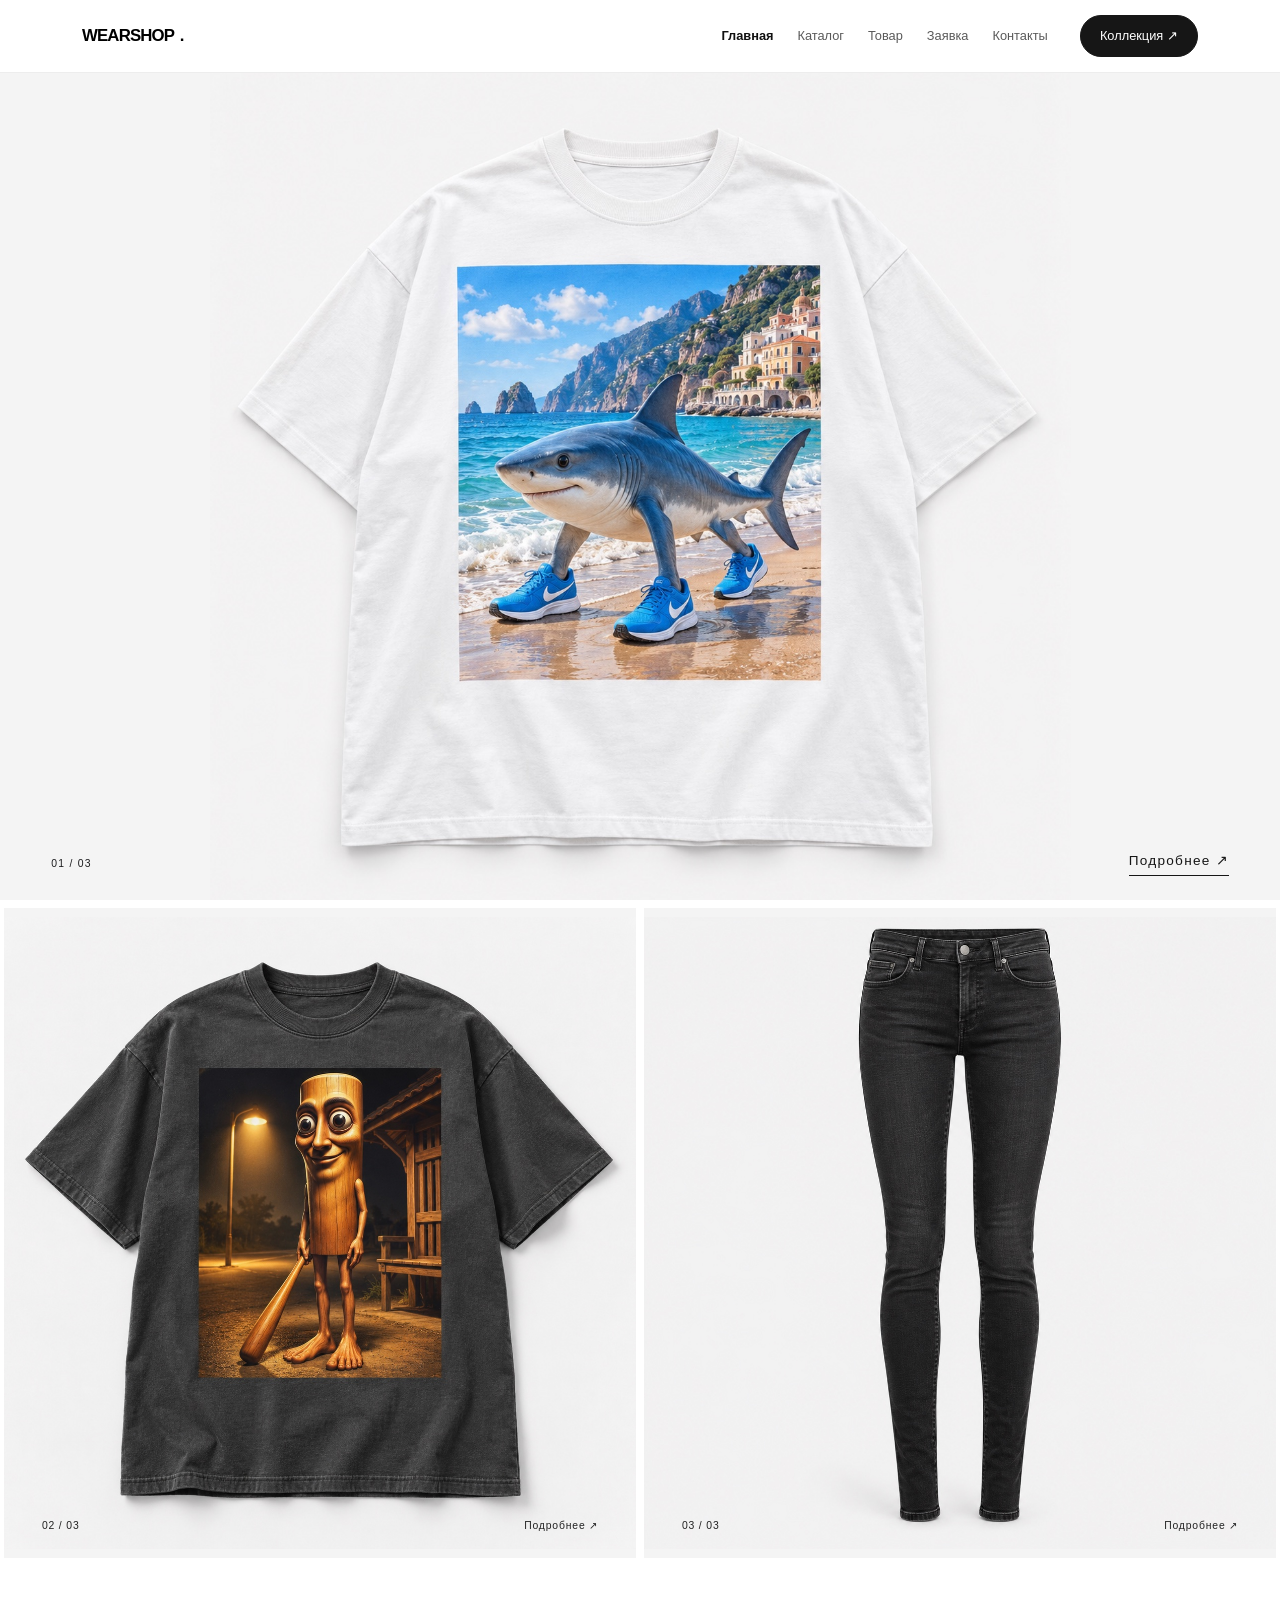
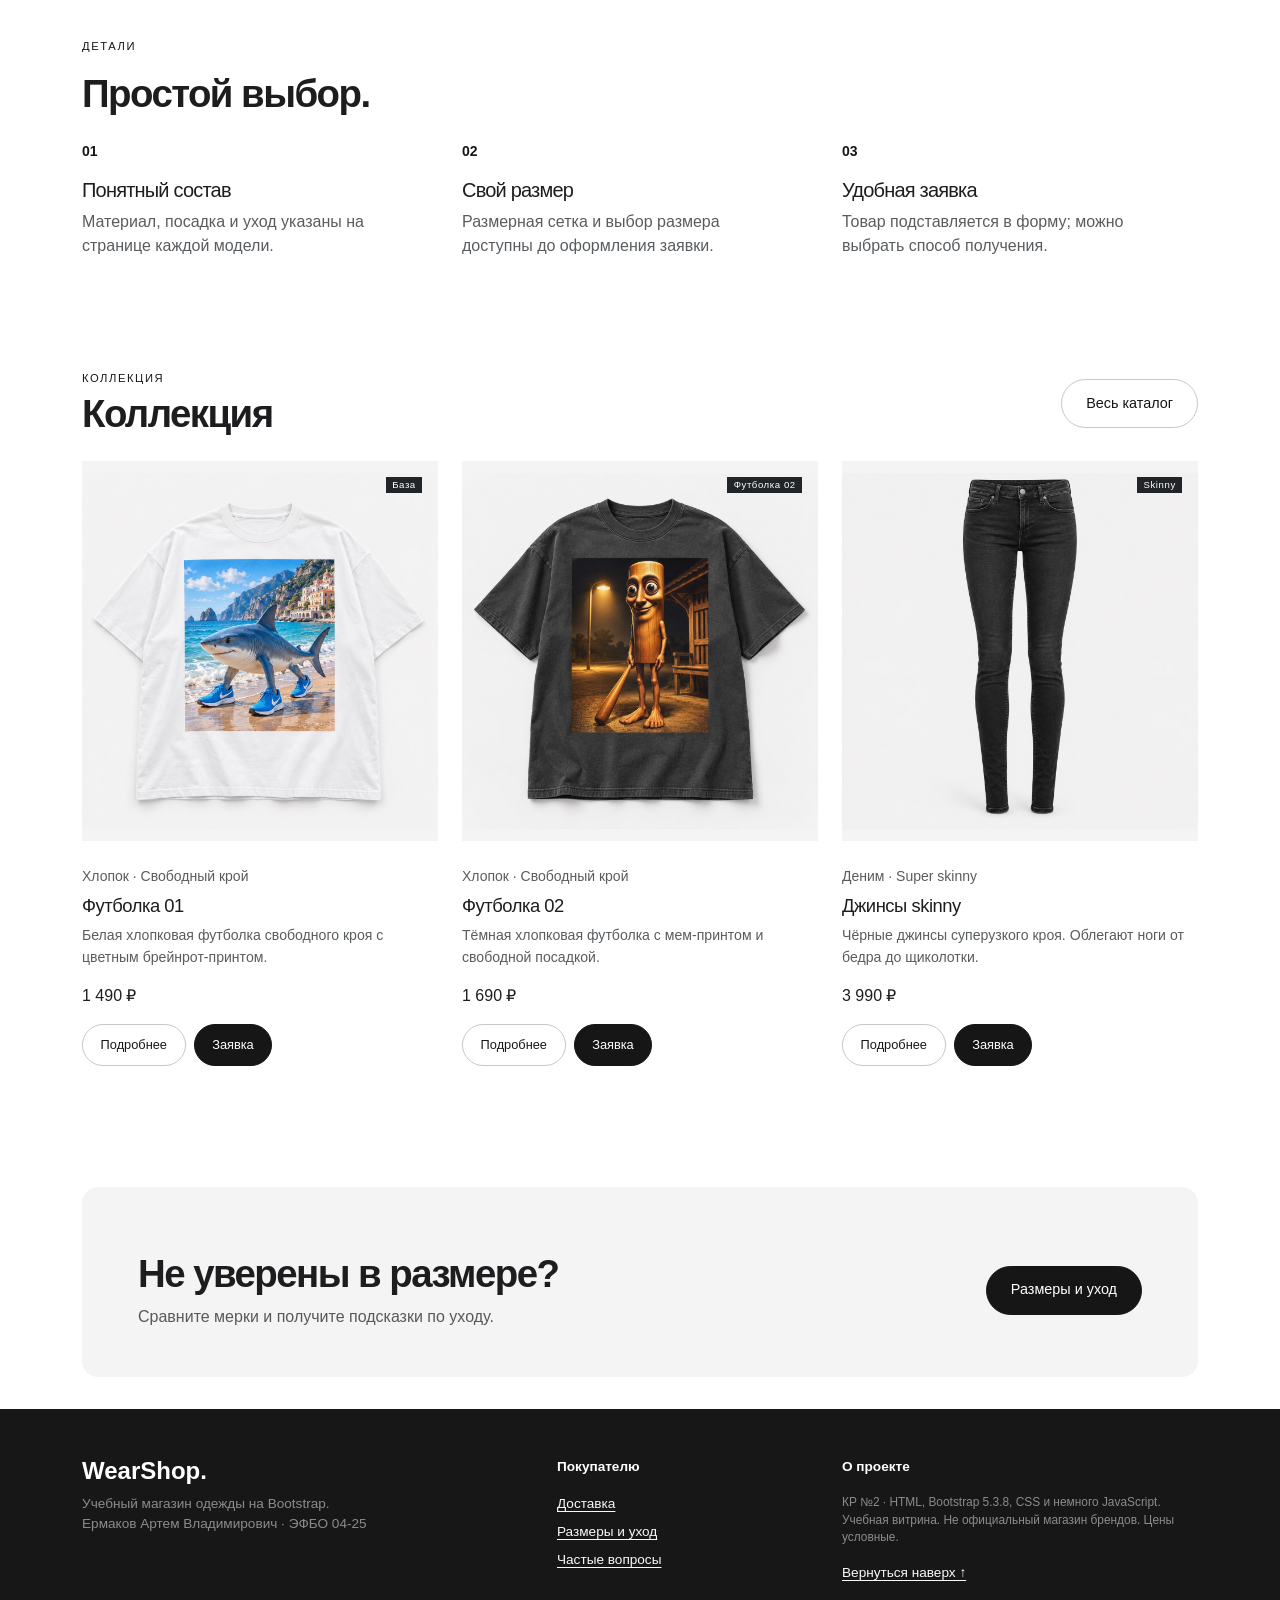
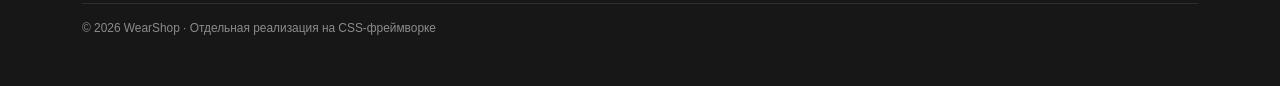
<file: index.html>
<!DOCTYPE html>
<html lang="ru">
  <head>
    <meta charset="UTF-8">
    <meta name="viewport" content="width=device-width, initial-scale=1">
    <meta name="description" content="Футболки с мем-принтами и узкие джинсы в минималистичной учебной витрине.">
    <title>
      Главная — WearShop Bootstrap
    </title>
    <link rel="stylesheet" href="vendor/bootstrap/css/bootstrap.min.css">
    <link rel="stylesheet" href="css/custom.css?v=meme-edit-3">
  </head>
  <body id="top" class="d-flex flex-column min-vh-100">
    <a class="visually-hidden-focusable position-absolute p-3 bg-white" href="#main">
      Перейти к содержимому
    </a>
    <header class="site-header sticky-top">
      <nav class="navbar navbar-expand-lg py-2" aria-label="Основная навигация">
        <div class="container">
          <a class="navbar-brand fw-semibold" href="index.html">
            WEARSHOP
            <span class="brand-dot">
              .
            </span>
          </a>
          <button class="navbar-toggler" type="button" data-bs-toggle="collapse" data-bs-target="#mainNav" aria-controls="mainNav" aria-expanded="false" aria-label="Открыть меню">
            <span class="navbar-toggler-icon">
            </span>
          </button>
          <div class="collapse navbar-collapse" id="mainNav">
            <ul class="navbar-nav ms-auto gap-lg-2">
              <li class="nav-item">
                <a class="nav-link active" href="index.html" aria-current="page">
                  Главная
                </a>
              </li>
              <li class="nav-item">
                <a class="nav-link" href="catalog.html">
                  Каталог
                </a>
              </li>
              <li class="nav-item">
                <a class="nav-link" href="product.html">
                  Товар
                </a>
              </li>
              <li class="nav-item">
                <a class="nav-link" href="order.html">
                  Заявка
                </a>
              </li>
              <li class="nav-item">
                <a class="nav-link" href="contacts.html">
                  Контакты
                </a>
              </li>
            </ul>
            <a class="btn btn-primary ms-lg-4 mt-3 mt-lg-0" href="catalog.html">
              Коллекция ↗
            </a>
          </div>
        </div>
      </nav>
    </header>
    <main id="main" class="flex-grow-1">
      <div class="container">
        <div id="requestStatus" class="alert alert-success mt-4" role="status" tabindex="-1" hidden>
        </div>
      </div>
      <section class="container-fluid p-0 object-hero" aria-labelledby="heroTitle">
        <h1 class="visually-hidden" id="heroTitle">
          Коллекция одежды
        </h1>
        <div class="row g-0">
          <div class="col-12">
            <a class="object-photo-link" href="product.html" aria-label="Рассмотреть футболку 01">
              <img class="object-hero-image" src="images/tee-shark.jpg" alt="Белая футболка с цветным мем-принтом, без модели" width="1100" height="1100" fetchpriority="high">
            </a>
          </div>
        </div>
        <div class="object-bottom">
          <span>
            01 / 03
          </span>
          <a class="editorial-link" href="product.html">
            Подробнее ↗
          </a>
        </div>
      </section>
      <section class="container-fluid p-0 mt-2" id="selection" aria-labelledby="selectionTitle">
        <h2 class="visually-hidden" id="selectionTitle">
          Другие модели одежды
        </h2>
        <div class="row g-2 mx-0">
          <div class="col-12 col-md-6">
            <a class="object-panel" href="product-sahur.html" aria-label="Рассмотреть футболку 02">
              <img src="images/tee-sahur.jpg" alt="Тёмная футболка с мем-принтом без модели" width="1024" height="1024" loading="lazy">
              <span class="object-panel-caption">
                02 / 03
                <span>
                  Подробнее ↗
                </span>
              </span>
            </a>
          </div>
          <div class="col-12 col-md-6">
            <a class="object-panel" href="product-jeans.html" aria-label="Рассмотреть джинсы skinny">
              <img src="images/jeans-skinny.jpg" alt="Суперузкие чёрные джинсы без модели" width="1024" height="1024" loading="lazy">
              <span class="object-panel-caption">
                03 / 03
                <span>
                  Подробнее ↗
                </span>
              </span>
            </a>
          </div>
        </div>
      </section>
      <section class="container editorial-section" aria-labelledby="advantagesTitle">
        <p class="eyebrow text-primary">
          Детали
        </p>
        <h2 id="advantagesTitle" class="mb-4">
          Простой выбор.
        </h2>
        <div class="row g-4">
          <div class="col-12 col-md-4">
            <div class="p-0 pe-lg-4 h-100 bg-white">
              <p class="small text-primary fw-semibold">
                01
              </p>
              <h3 class="h5">
                Понятный состав
              </h3>
              <p class="mb-0 text-body-secondary">
                Материал, посадка и уход указаны на странице каждой модели.
              </p>
            </div>
          </div>
          <div class="col-12 col-md-4">
            <div class="p-0 pe-lg-4 h-100 bg-white">
              <p class="small text-primary fw-semibold">
                02
              </p>
              <h3 class="h5">
                Свой размер
              </h3>
              <p class="mb-0 text-body-secondary">
                Размерная сетка и выбор размера доступны до оформления заявки.
              </p>
            </div>
          </div>
          <div class="col-12 col-md-4">
            <div class="p-0 pe-lg-4 h-100 bg-white">
              <p class="small text-primary fw-semibold">
                03
              </p>
              <h3 class="h5">
                Удобная заявка
              </h3>
              <p class="mb-0 text-body-secondary">
                Товар подставляется в форму; можно выбрать способ получения.
              </p>
            </div>
          </div>
        </div>
      </section>
      <section class="container editorial-section">
        <div class="d-flex flex-wrap justify-content-between align-items-center gap-3 mb-4">
          <div>
            <p class="eyebrow text-primary mb-1">
              Коллекция
            </p>
            <h2 class="mb-0">
              Коллекция
            </h2>
          </div>
          <a href="catalog.html" class="btn btn-outline-primary">
            Весь каталог
          </a>
        </div>
        <div class="row g-4">
          <div class="col-12 col-md-6 col-lg-4">
            <article class="card h-100  overflow-hidden">
              <div class="position-relative bg-body-tertiary">
                <img src="images/tee-shark.jpg" class="card-img-top collection-image" alt="Футболка 01" width="480" height="460" loading="lazy">
                <span class="badge text-bg-dark position-absolute top-0 end-0 m-3">
                  База
                </span>
              </div>
              <div class="card-body d-flex flex-column">
                <p class="small text-body-secondary mb-2">
                  Хлопок · Свободный крой
                </p>
                <h3 class="card-title h5">
                  Футболка 01
                </h3>
                <p class="card-text text-body-secondary">
                  Белая хлопковая футболка свободного кроя с цветным брейнрот-принтом.
                </p>
                <p class="fw-bold fs-5 mt-auto">
                  1 490 ₽
                </p>
                <div class="d-flex flex-wrap gap-2">
                  <a class="btn btn-outline-primary" href="product.html">
                    Подробнее
                  </a>
                  <button class="btn btn-primary" type="button" data-bs-toggle="modal" data-bs-target="#orderModal" data-product="shark">
                    Заявка
                    <span class="visually-hidden">
                      : Футболка 01
                    </span>
                  </button>
                </div>
              </div>
            </article>
          </div>
          <div class="col-12 col-md-6 col-lg-4">
            <article class="card h-100  overflow-hidden">
              <div class="position-relative bg-body-tertiary">
                <img src="images/tee-sahur.jpg" class="card-img-top collection-image" alt="Футболка 02" width="480" height="460" loading="lazy">
                <span class="badge text-bg-dark position-absolute top-0 end-0 m-3">
                  Футболка 02
                </span>
              </div>
              <div class="card-body d-flex flex-column">
                <p class="small text-body-secondary mb-2">
                  Хлопок · Свободный крой
                </p>
                <h3 class="card-title h5">
                  Футболка 02
                </h3>
                <p class="card-text text-body-secondary">
                  Тёмная хлопковая футболка с мем-принтом и свободной посадкой.
                </p>
                <p class="fw-bold fs-5 mt-auto">
                  1 690 ₽
                </p>
                <div class="d-flex flex-wrap gap-2">
                  <a class="btn btn-outline-primary" href="product-sahur.html">
                    Подробнее
                  </a>
                  <button class="btn btn-primary" type="button" data-bs-toggle="modal" data-bs-target="#orderModal" data-product="sahur">
                    Заявка
                    <span class="visually-hidden">
                      : Футболка 02
                    </span>
                  </button>
                </div>
              </div>
            </article>
          </div>
          <div class="col-12 col-md-6 col-lg-4">
            <article class="card h-100  overflow-hidden">
              <div class="position-relative bg-body-tertiary">
                <img src="images/jeans-skinny.jpg" class="card-img-top collection-image" alt="Джинсы skinny" width="480" height="460" loading="lazy">
                <span class="badge text-bg-dark position-absolute top-0 end-0 m-3">
                  Skinny
                </span>
              </div>
              <div class="card-body d-flex flex-column">
                <p class="small text-body-secondary mb-2">
                  Деним · Super skinny
                </p>
                <h3 class="card-title h5">
                  Джинсы skinny
                </h3>
                <p class="card-text text-body-secondary">
                  Чёрные джинсы суперузкого кроя. Облегают ноги от бедра до щиколотки.
                </p>
                <p class="fw-bold fs-5 mt-auto">
                  3 990 ₽
                </p>
                <div class="d-flex flex-wrap gap-2">
                  <a class="btn btn-outline-primary" href="product-jeans.html">
                    Подробнее
                  </a>
                  <button class="btn btn-primary" type="button" data-bs-toggle="modal" data-bs-target="#orderModal" data-product="skinny">
                    Заявка
                    <span class="visually-hidden">
                      : Джинсы skinny
                    </span>
                  </button>
                </div>
              </div>
            </article>
          </div>
        </div>
      </section>
      <section class="container editorial-section">
        <div class="p-4 p-lg-5 service-panel row g-3 align-items-center mx-0">
          <div class="col-12 col-lg-8">
            <h2 class="h3">
              Не уверены в размере?
            </h2>
            <p class="mb-0 text-body-secondary">
              Сравните мерки и получите подсказки по уходу.
            </p>
          </div>
          <div class="col-12 col-lg-4 text-lg-end">
            <a class="btn btn-primary" href="sizes.html">
              Размеры и уход
            </a>
          </div>
        </div>
      </section>
    </main>
    <footer class="bg-dark text-white py-5 mt-auto">
      <div class="container">
        <div class="row g-4">
          <div class="col-12 col-md-5">
            <p class="h4 fw-bold">
              WearShop.
            </p>
            <p class="text-white-50 mb-0">
              Учебный магазин одежды на Bootstrap.
              <br>
              Ермаков Артем Владимирович · ЭФБО 04-25
            </p>
          </div>
          <div class="col-6 col-md-3">
            <p class="fw-semibold">
              Покупателю
            </p>
            <ul class="list-unstyled d-grid gap-2">
              <li>
                <a class="link-light" href="delivery.html">
                  Доставка
                </a>
              </li>
              <li>
                <a class="link-light" href="sizes.html">
                  Размеры и уход
                </a>
              </li>
              <li>
                <a class="link-light" href="contacts.html#faq">
                  Частые вопросы
                </a>
              </li>
            </ul>
          </div>
          <div class="col-6 col-md-4">
            <p class="fw-semibold">
              О проекте
            </p>
            <p class="small text-white-50">
              КР №2 · HTML, Bootstrap 5.3.8, CSS и немного JavaScript. Учебная витрина. Не официальный магазин брендов. Цены условные.
            </p>
            <a class="link-light" href="#top">
              Вернуться наверх ↑
            </a>
          </div>
        </div>
        <hr class="border-secondary">
        <p class="small text-white-50 mb-0">
          © 2026 WearShop · Отдельная реализация на CSS-фреймворке
        </p>
      </div>
    </footer>
    <div class="modal fade" id="orderModal" tabindex="-1" aria-labelledby="orderModalLabel" aria-hidden="true">
      <div class="modal-dialog modal-lg modal-dialog-centered modal-dialog-scrollable">
        <div class="modal-content">
          <div class="modal-header">
            <h2 class="modal-title fs-5" id="orderModalLabel">
              Быстрая заявка
            </h2>
            <button class="btn-close" type="button" data-bs-dismiss="modal" aria-label="Закрыть окно">
            </button>
          </div>
          <div class="modal-body">
            <form class="request-form" id="quick-form" action="#" method="post" aria-describedby="quick-note">
              <p class="small text-body-secondary" id="quick-note">
                * Обязательные поля. Учебная проверка: данные никуда не отправляются и не сохраняются. Используйте тестовые контакты.
              </p>
              <div class="row g-3">
                <div class="col-12 col-md-6">
                  <label class="form-label" for="quick-name">
                    Имя *
                  </label>
                  <input class="form-control" id="quick-name" name="name" autocomplete="given-name" minlength="2" maxlength="80" required>
                </div>
                <div class="col-12 col-md-6">
                  <label class="form-label" for="quick-email">
                    E-mail *
                  </label>
                  <input class="form-control" id="quick-email" name="email" type="email" autocomplete="email" maxlength="120" placeholder="student@example.com" required>
                </div>
                <div class="col-12 col-md-6">
                  <label class="form-label" for="quick-phone">
                    Телефон *
                  </label>
                  <div class="input-group">
                    <span class="input-group-text" id="quick-prefix">
                      +7
                    </span>
                    <input class="form-control" id="quick-phone" name="phone" type="tel" inputmode="tel" autocomplete="tel-national" pattern="[0-9]{3} [0-9]{3}-[0-9]{2}-[0-9]{2}" placeholder="900 123-45-67" aria-describedby="quick-prefix quick-phone-hint" required>
                  </div>
                  <div class="form-text" id="quick-phone-hint">
                    После +7: 900 123-45-67.
                  </div>
                </div>
                <div class="col-12 col-md-6">
                  <label class="form-label" for="quick-product">
                    Товар или тема *
                  </label>
                  <select class="form-select" id="quick-product" name="product" required>
                    <option value="">
                      Выберите товар или тему
                    </option>
                    <option value="shark">
                      Футболка 01
                    </option>
                    <option value="sahur">
                      Футболка 02
                    </option>
                    <option value="skinny">
                      Джинсы skinny
                    </option>
                    <option value="consultation">
                      Консультация по выбору
                    </option>
                  </select>
                </div>
                <div class="col-12 col-md-6">
                  <label class="form-label" for="quick-size">
                    Размер
                  </label>
                  <select class="form-select" id="quick-size" name="size">
                    <option value="">
                      Нужна помощь с выбором
                    </option>
                    <option>
                      S
                    </option>
                    <option>
                      M
                    </option>
                    <option>
                      L
                    </option>
                    <option>
                      XL
                    </option>
                  </select>
                </div>
                <div class="col-12 col-md-6">
                  <label class="form-label" for="quick-delivery">
                    Способ получения
                  </label>
                  <select class="form-select" id="quick-delivery" name="delivery">
                    <option value="pickup">
                      Самовывоз
                    </option>
                    <option value="courier">
                      Курьер
                    </option>
                  </select>
                </div>
                <div class="col-12">
                  <label class="form-label" for="quick-comment">
                    Комментарий
                  </label>
                  <textarea class="form-control" id="quick-comment" name="comment" rows="3" maxlength="1000" placeholder="Вопрос о размере, посадке или доставке"></textarea>
                </div>
                <div class="col-12">
                  <div class="form-check">
                    <input class="form-check-input" type="checkbox" id="quick-agree" name="agreement" required>
                    <label class="form-check-label" for="quick-agree">
                      Я согласен на обработку данных в рамках учебной демонстрации *
                    </label>
                  </div>
                </div>
                <div class="col-12 d-flex flex-wrap gap-2">
                  <button class="btn btn-primary" type="submit">
                    Проверить заявку
                  </button>
                  <button class="btn btn-outline-secondary" type="reset">
                    Очистить
                  </button>
                  <button class="btn btn-outline-secondary" type="button" data-bs-dismiss="modal">
                    Закрыть
                  </button>
                </div>
              </div>
            </form>
            <a class="d-inline-block mt-3" id="fullOrderLink" href="order.html">
              Открыть заявку на отдельной странице
            </a>
          </div>
        </div>
      </div>
    </div>
    <noscript>
      <div class="container alert alert-warning my-3">
        JavaScript отключён: мобильное меню, вкладки, accordion и модальное окно не раскроются. Основные страницы:
        <a href="catalog.html">
          каталог
        </a>
        ,
        <a href="order.html">
          заявка
        </a>
        ,
        <a href="contacts.html">
          контакты
        </a>
        . Учебная отправка требует JavaScript.
      </div>
    </noscript>
    <script src="vendor/bootstrap/js/bootstrap.bundle.min.js">
    </script>
    <script src="js/main.js?v=meme-edit-3">
    </script>
  </body>
</html>
</file>
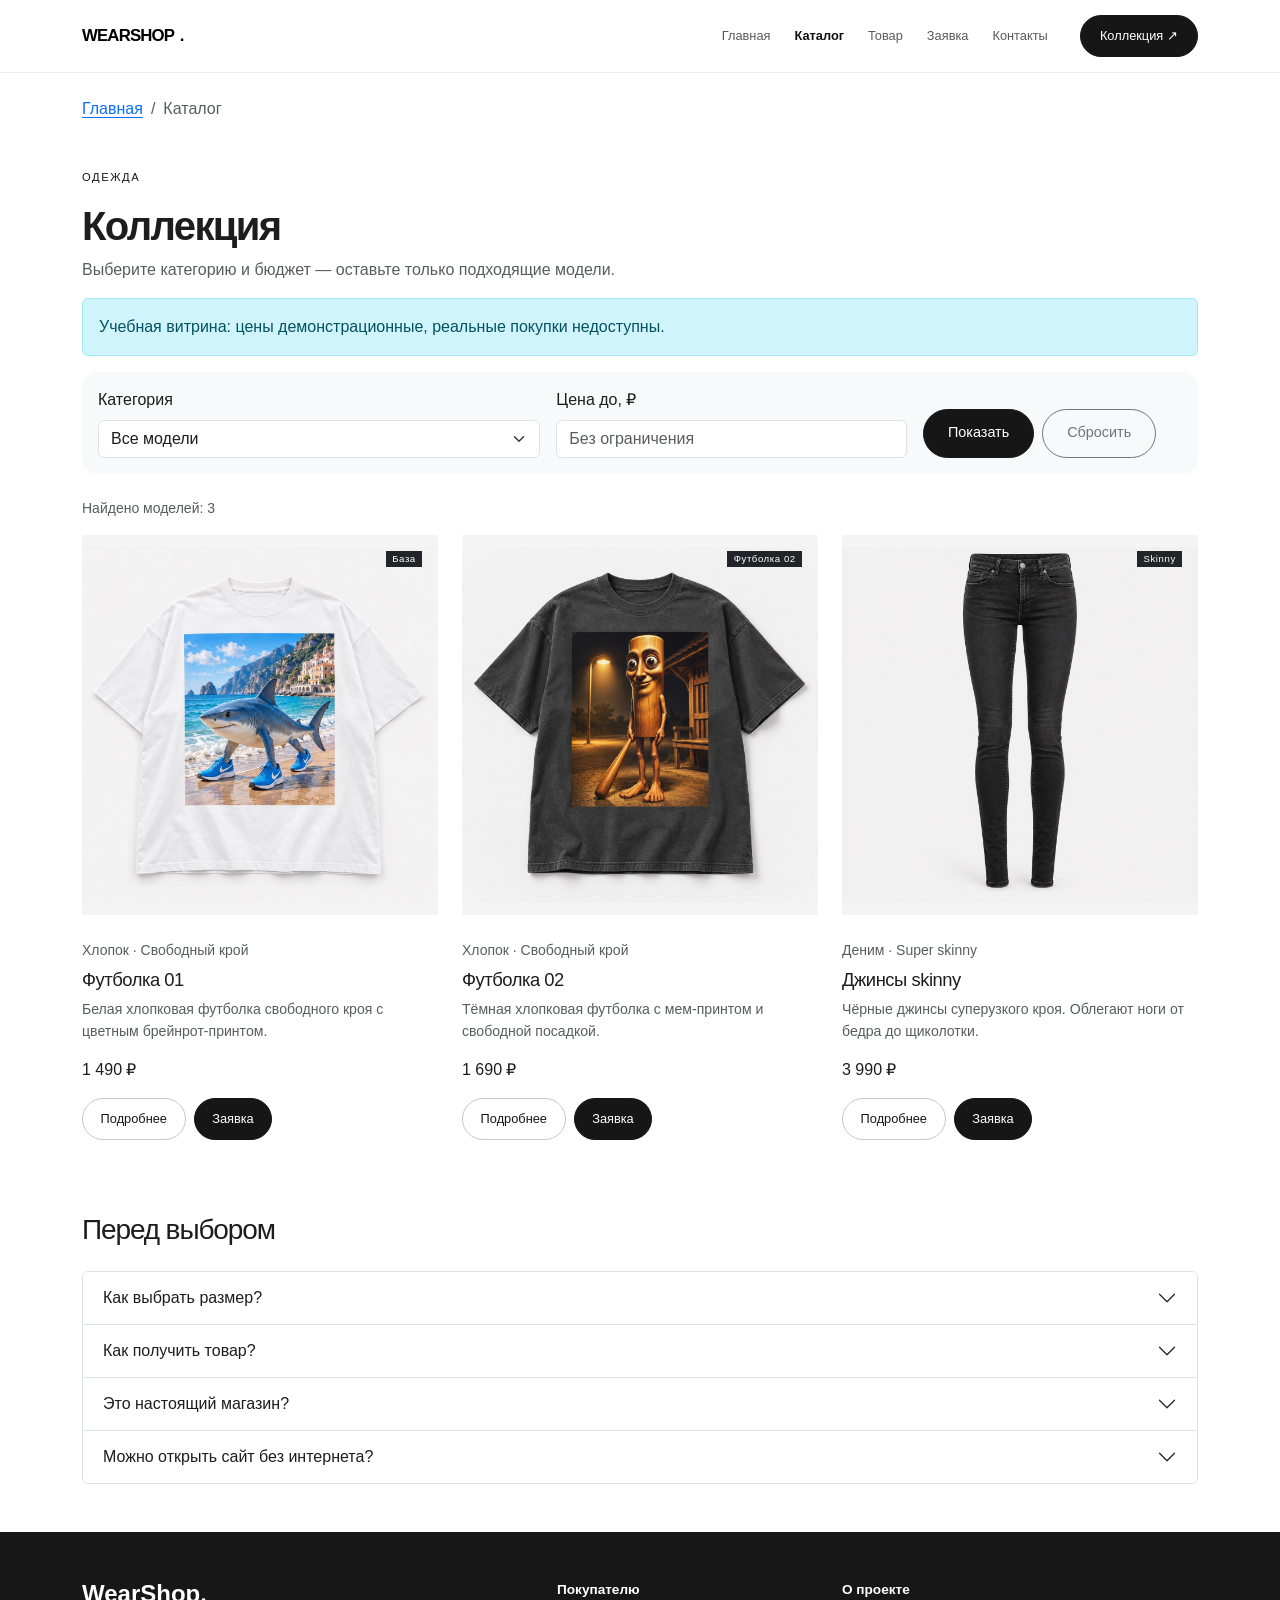
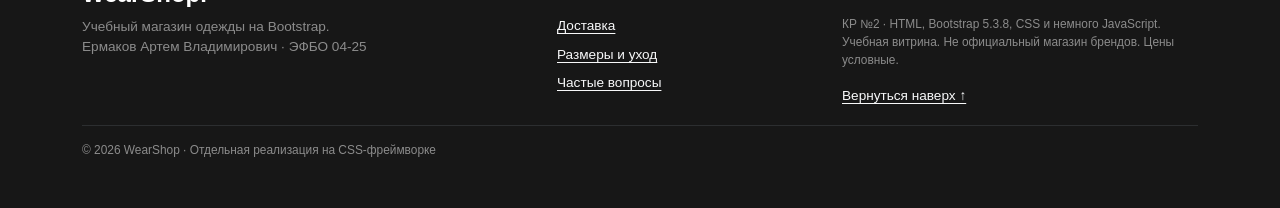
<file: catalog.html>
<!DOCTYPE html>
<html lang="ru">
  <head>
    <meta charset="UTF-8">
    <meta name="viewport" content="width=device-width, initial-scale=1">
    <meta name="description" content="Каталог одежды: карточки Bootstrap, выбор категории и цены, быстрая заявка.">
    <title>
      Каталог — WearShop Bootstrap
    </title>
    <link rel="stylesheet" href="vendor/bootstrap/css/bootstrap.min.css">
    <link rel="stylesheet" href="css/custom.css?v=meme-edit-3">
  </head>
  <body id="top" class="d-flex flex-column min-vh-100">
    <a class="visually-hidden-focusable position-absolute p-3 bg-white" href="#main">
      Перейти к содержимому
    </a>
    <header class="site-header sticky-top">
      <nav class="navbar navbar-expand-lg py-2" aria-label="Основная навигация">
        <div class="container">
          <a class="navbar-brand fw-semibold" href="index.html">
            WEARSHOP
            <span class="brand-dot">
              .
            </span>
          </a>
          <button class="navbar-toggler" type="button" data-bs-toggle="collapse" data-bs-target="#mainNav" aria-controls="mainNav" aria-expanded="false" aria-label="Открыть меню">
            <span class="navbar-toggler-icon">
            </span>
          </button>
          <div class="collapse navbar-collapse" id="mainNav">
            <ul class="navbar-nav ms-auto gap-lg-2">
              <li class="nav-item">
                <a class="nav-link" href="index.html">
                  Главная
                </a>
              </li>
              <li class="nav-item">
                <a class="nav-link active" href="catalog.html" aria-current="page">
                  Каталог
                </a>
              </li>
              <li class="nav-item">
                <a class="nav-link" href="product.html">
                  Товар
                </a>
              </li>
              <li class="nav-item">
                <a class="nav-link" href="order.html">
                  Заявка
                </a>
              </li>
              <li class="nav-item">
                <a class="nav-link" href="contacts.html">
                  Контакты
                </a>
              </li>
            </ul>
            <a class="btn btn-primary ms-lg-4 mt-3 mt-lg-0" href="catalog.html">
              Коллекция ↗
            </a>
          </div>
        </div>
      </nav>
    </header>
    <main id="main" class="flex-grow-1">
      <div class="container">
        <div id="requestStatus" class="alert alert-success mt-4" role="status" tabindex="-1" hidden>
        </div>
      </div>
      <nav class="container mt-4" aria-label="Хлебные крошки">
        <ol class="breadcrumb">
          <li class="breadcrumb-item">
            <a href="index.html">
              Главная
            </a>
          </li>
          <li class="breadcrumb-item active" aria-current="page">
            Каталог
          </li>
        </ol>
      </nav>
      <section class="container my-5">
        <p class="eyebrow text-primary">
          Одежда
        </p>
        <h1 class="display-6 fw-bold">
          Коллекция
        </h1>
        <p class="text-body-secondary">
          Выберите категорию и бюджет — оставьте только подходящие модели.
        </p>
        <div class="alert alert-info" role="note">
          Учебная витрина: цены демонстрационные, реальные покупки недоступны.
        </div>
        <div class="card bg-body-tertiary border-0 mb-4">
          <div class="card-body">
            <form id="catalogFilters">
              <div class="row g-3 align-items-end">
                <div class="col-12 col-md-5">
                  <label class="form-label" for="categoryFilter">
                    Категория
                  </label>
                  <select class="form-select" id="categoryFilter" name="category">
                    <option value="all">
                      Все модели
                    </option>
                    <option value="Футболки">
                      Футболки
                    </option>
                    <option value="Джинсы">
                      Джинсы
                    </option>
                  </select>
                </div>
                <div class="col-12 col-md-4">
                  <label class="form-label" for="priceFilter">
                    Цена до, ₽
                  </label>
                  <input class="form-control" id="priceFilter" name="price" type="number" min="0" step="1" placeholder="Без ограничения">
                </div>
                <div class="col-12 col-md-3 d-flex flex-wrap gap-2">
                  <button class="btn btn-primary" type="submit">
                    Показать
                  </button>
                  <button class="btn btn-outline-secondary" type="reset">
                    Сбросить
                  </button>
                </div>
              </div>
            </form>
          </div>
        </div>
        <p class="small text-body-secondary" id="catalogCount" role="status" aria-live="polite">
          Найдено моделей: 3
        </p>
        <div class="row g-4">
          <div class="col-12 col-md-6 col-lg-4 catalog-item" data-category="Футболки" data-price="1490">
            <article class="card h-100  overflow-hidden">
              <div class="position-relative bg-body-tertiary">
                <img src="images/tee-shark.jpg" class="card-img-top collection-image" alt="Футболка 01" width="480" height="460" loading="lazy">
                <span class="badge text-bg-dark position-absolute top-0 end-0 m-3">
                  База
                </span>
              </div>
              <div class="card-body d-flex flex-column">
                <p class="small text-body-secondary mb-2">
                  Хлопок · Свободный крой
                </p>
                <h3 class="card-title h5">
                  Футболка 01
                </h3>
                <p class="card-text text-body-secondary">
                  Белая хлопковая футболка свободного кроя с цветным брейнрот-принтом.
                </p>
                <p class="fw-bold fs-5 mt-auto">
                  1 490 ₽
                </p>
                <div class="d-flex flex-wrap gap-2">
                  <a class="btn btn-outline-primary" href="product.html">
                    Подробнее
                  </a>
                  <button class="btn btn-primary" type="button" data-bs-toggle="modal" data-bs-target="#orderModal" data-product="shark">
                    Заявка
                    <span class="visually-hidden">
                      : Футболка 01
                    </span>
                  </button>
                </div>
              </div>
            </article>
          </div>
          <div class="col-12 col-md-6 col-lg-4 catalog-item" data-category="Футболки" data-price="1690">
            <article class="card h-100  overflow-hidden">
              <div class="position-relative bg-body-tertiary">
                <img src="images/tee-sahur.jpg" class="card-img-top collection-image" alt="Футболка 02" width="480" height="460" loading="lazy">
                <span class="badge text-bg-dark position-absolute top-0 end-0 m-3">
                  Футболка 02
                </span>
              </div>
              <div class="card-body d-flex flex-column">
                <p class="small text-body-secondary mb-2">
                  Хлопок · Свободный крой
                </p>
                <h3 class="card-title h5">
                  Футболка 02
                </h3>
                <p class="card-text text-body-secondary">
                  Тёмная хлопковая футболка с мем-принтом и свободной посадкой.
                </p>
                <p class="fw-bold fs-5 mt-auto">
                  1 690 ₽
                </p>
                <div class="d-flex flex-wrap gap-2">
                  <a class="btn btn-outline-primary" href="product-sahur.html">
                    Подробнее
                  </a>
                  <button class="btn btn-primary" type="button" data-bs-toggle="modal" data-bs-target="#orderModal" data-product="sahur">
                    Заявка
                    <span class="visually-hidden">
                      : Футболка 02
                    </span>
                  </button>
                </div>
              </div>
            </article>
          </div>
          <div class="col-12 col-md-6 col-lg-4 catalog-item" data-category="Джинсы" data-price="3990">
            <article class="card h-100  overflow-hidden">
              <div class="position-relative bg-body-tertiary">
                <img src="images/jeans-skinny.jpg" class="card-img-top collection-image" alt="Джинсы skinny" width="480" height="460" loading="lazy">
                <span class="badge text-bg-dark position-absolute top-0 end-0 m-3">
                  Skinny
                </span>
              </div>
              <div class="card-body d-flex flex-column">
                <p class="small text-body-secondary mb-2">
                  Деним · Super skinny
                </p>
                <h3 class="card-title h5">
                  Джинсы skinny
                </h3>
                <p class="card-text text-body-secondary">
                  Чёрные джинсы суперузкого кроя. Облегают ноги от бедра до щиколотки.
                </p>
                <p class="fw-bold fs-5 mt-auto">
                  3 990 ₽
                </p>
                <div class="d-flex flex-wrap gap-2">
                  <a class="btn btn-outline-primary" href="product-jeans.html">
                    Подробнее
                  </a>
                  <button class="btn btn-primary" type="button" data-bs-toggle="modal" data-bs-target="#orderModal" data-product="skinny">
                    Заявка
                    <span class="visually-hidden">
                      : Джинсы skinny
                    </span>
                  </button>
                </div>
              </div>
            </article>
          </div>
        </div>
        <p id="catalogEmpty" class="alert alert-warning mt-4" hidden>
          Подходящих моделей нет. Измените категорию или увеличьте бюджет.
        </p>
      </section>
      <section class="container my-5">
        <h2 class="h3 mb-4">
          Перед выбором
        </h2>
        <div class="accordion" id="catalogFaqAccordion">
          <div class="accordion-item">
            <h3 class="accordion-header">
              <button class="accordion-button collapsed" type="button" data-bs-toggle="collapse" data-bs-target="#catalogFaq0" aria-expanded="false" aria-controls="catalogFaq0">
                Как выбрать размер?
              </button>
            </h3>
            <div id="catalogFaq0" class="accordion-collapse collapse" data-bs-parent="#catalogFaqAccordion">
              <div class="accordion-body">
                Сравните свои мерки с
                <a href="sizes.html">
                  размерной сеткой
                </a>
                . В заявке можно выбрать размер или попросить консультацию.
              </div>
            </div>
          </div>
          <div class="accordion-item">
            <h3 class="accordion-header">
              <button class="accordion-button collapsed" type="button" data-bs-toggle="collapse" data-bs-target="#catalogFaq1" aria-expanded="false" aria-controls="catalogFaq1">
                Как получить товар?
              </button>
            </h3>
            <div id="catalogFaq1" class="accordion-collapse collapse" data-bs-parent="#catalogFaqAccordion">
              <div class="accordion-body">
                В учебном сценарии доступны самовывоз и курьер. Подробности — на
                <a href="delivery.html">
                  странице доставки
                </a>
                .
              </div>
            </div>
          </div>
          <div class="accordion-item">
            <h3 class="accordion-header">
              <button class="accordion-button collapsed" type="button" data-bs-toggle="collapse" data-bs-target="#catalogFaq2" aria-expanded="false" aria-controls="catalogFaq2">
                Это настоящий магазин?
              </button>
            </h3>
            <div id="catalogFaq2" class="accordion-collapse collapse" data-bs-parent="#catalogFaqAccordion">
              <div class="accordion-body">
                Нет, это контрольная работа №2. Данные проверяются только в браузере, не отправляются и не сохраняются. Оплата отсутствует.
              </div>
            </div>
          </div>
          <div class="accordion-item">
            <h3 class="accordion-header">
              <button class="accordion-button collapsed" type="button" data-bs-toggle="collapse" data-bs-target="#catalogFaq3" aria-expanded="false" aria-controls="catalogFaq3">
                Можно открыть сайт без интернета?
              </button>
            </h3>
            <div id="catalogFaq3" class="accordion-collapse collapse" data-bs-parent="#catalogFaqAccordion">
              <div class="accordion-body">
                Да. В итоговой версии Bootstrap, картинки и скрипты лежат внутри проекта. Откройте index.html на компьютере.
              </div>
            </div>
          </div>
        </div>
      </section>
    </main>
    <footer class="bg-dark text-white py-5 mt-auto">
      <div class="container">
        <div class="row g-4">
          <div class="col-12 col-md-5">
            <p class="h4 fw-bold">
              WearShop.
            </p>
            <p class="text-white-50 mb-0">
              Учебный магазин одежды на Bootstrap.
              <br>
              Ермаков Артем Владимирович · ЭФБО 04-25
            </p>
          </div>
          <div class="col-6 col-md-3">
            <p class="fw-semibold">
              Покупателю
            </p>
            <ul class="list-unstyled d-grid gap-2">
              <li>
                <a class="link-light" href="delivery.html">
                  Доставка
                </a>
              </li>
              <li>
                <a class="link-light" href="sizes.html">
                  Размеры и уход
                </a>
              </li>
              <li>
                <a class="link-light" href="contacts.html#faq">
                  Частые вопросы
                </a>
              </li>
            </ul>
          </div>
          <div class="col-6 col-md-4">
            <p class="fw-semibold">
              О проекте
            </p>
            <p class="small text-white-50">
              КР №2 · HTML, Bootstrap 5.3.8, CSS и немного JavaScript. Учебная витрина. Не официальный магазин брендов. Цены условные.
            </p>
            <a class="link-light" href="#top">
              Вернуться наверх ↑
            </a>
          </div>
        </div>
        <hr class="border-secondary">
        <p class="small text-white-50 mb-0">
          © 2026 WearShop · Отдельная реализация на CSS-фреймворке
        </p>
      </div>
    </footer>
    <div class="modal fade" id="orderModal" tabindex="-1" aria-labelledby="orderModalLabel" aria-hidden="true">
      <div class="modal-dialog modal-lg modal-dialog-centered modal-dialog-scrollable">
        <div class="modal-content">
          <div class="modal-header">
            <h2 class="modal-title fs-5" id="orderModalLabel">
              Быстрая заявка
            </h2>
            <button class="btn-close" type="button" data-bs-dismiss="modal" aria-label="Закрыть окно">
            </button>
          </div>
          <div class="modal-body">
            <form class="request-form" id="quick-form" action="#" method="post" aria-describedby="quick-note">
              <p class="small text-body-secondary" id="quick-note">
                * Обязательные поля. Учебная проверка: данные никуда не отправляются и не сохраняются. Используйте тестовые контакты.
              </p>
              <div class="row g-3">
                <div class="col-12 col-md-6">
                  <label class="form-label" for="quick-name">
                    Имя *
                  </label>
                  <input class="form-control" id="quick-name" name="name" autocomplete="given-name" minlength="2" maxlength="80" required>
                </div>
                <div class="col-12 col-md-6">
                  <label class="form-label" for="quick-email">
                    E-mail *
                  </label>
                  <input class="form-control" id="quick-email" name="email" type="email" autocomplete="email" maxlength="120" placeholder="student@example.com" required>
                </div>
                <div class="col-12 col-md-6">
                  <label class="form-label" for="quick-phone">
                    Телефон *
                  </label>
                  <div class="input-group">
                    <span class="input-group-text" id="quick-prefix">
                      +7
                    </span>
                    <input class="form-control" id="quick-phone" name="phone" type="tel" inputmode="tel" autocomplete="tel-national" pattern="[0-9]{3} [0-9]{3}-[0-9]{2}-[0-9]{2}" placeholder="900 123-45-67" aria-describedby="quick-prefix quick-phone-hint" required>
                  </div>
                  <div class="form-text" id="quick-phone-hint">
                    После +7: 900 123-45-67.
                  </div>
                </div>
                <div class="col-12 col-md-6">
                  <label class="form-label" for="quick-product">
                    Товар или тема *
                  </label>
                  <select class="form-select" id="quick-product" name="product" required>
                    <option value="">
                      Выберите товар или тему
                    </option>
                    <option value="shark">
                      Футболка 01
                    </option>
                    <option value="sahur">
                      Футболка 02
                    </option>
                    <option value="skinny">
                      Джинсы skinny
                    </option>
                    <option value="consultation">
                      Консультация по выбору
                    </option>
                  </select>
                </div>
                <div class="col-12 col-md-6">
                  <label class="form-label" for="quick-size">
                    Размер
                  </label>
                  <select class="form-select" id="quick-size" name="size">
                    <option value="">
                      Нужна помощь с выбором
                    </option>
                    <option>
                      S
                    </option>
                    <option>
                      M
                    </option>
                    <option>
                      L
                    </option>
                    <option>
                      XL
                    </option>
                  </select>
                </div>
                <div class="col-12 col-md-6">
                  <label class="form-label" for="quick-delivery">
                    Способ получения
                  </label>
                  <select class="form-select" id="quick-delivery" name="delivery">
                    <option value="pickup">
                      Самовывоз
                    </option>
                    <option value="courier">
                      Курьер
                    </option>
                  </select>
                </div>
                <div class="col-12">
                  <label class="form-label" for="quick-comment">
                    Комментарий
                  </label>
                  <textarea class="form-control" id="quick-comment" name="comment" rows="3" maxlength="1000" placeholder="Вопрос о размере, посадке или доставке"></textarea>
                </div>
                <div class="col-12">
                  <div class="form-check">
                    <input class="form-check-input" type="checkbox" id="quick-agree" name="agreement" required>
                    <label class="form-check-label" for="quick-agree">
                      Я согласен на обработку данных в рамках учебной демонстрации *
                    </label>
                  </div>
                </div>
                <div class="col-12 d-flex flex-wrap gap-2">
                  <button class="btn btn-primary" type="submit">
                    Проверить заявку
                  </button>
                  <button class="btn btn-outline-secondary" type="reset">
                    Очистить
                  </button>
                  <button class="btn btn-outline-secondary" type="button" data-bs-dismiss="modal">
                    Закрыть
                  </button>
                </div>
              </div>
            </form>
            <a class="d-inline-block mt-3" id="fullOrderLink" href="order.html">
              Открыть заявку на отдельной странице
            </a>
          </div>
        </div>
      </div>
    </div>
    <noscript>
      <div class="container alert alert-warning my-3">
        JavaScript отключён: мобильное меню, вкладки, accordion и модальное окно не раскроются. Основные страницы:
        <a href="catalog.html">
          каталог
        </a>
        ,
        <a href="order.html">
          заявка
        </a>
        ,
        <a href="contacts.html">
          контакты
        </a>
        . Учебная отправка требует JavaScript.
      </div>
    </noscript>
    <script src="vendor/bootstrap/js/bootstrap.bundle.min.js">
    </script>
    <script src="js/main.js?v=meme-edit-3">
    </script>
  </body>
</html>
</file>
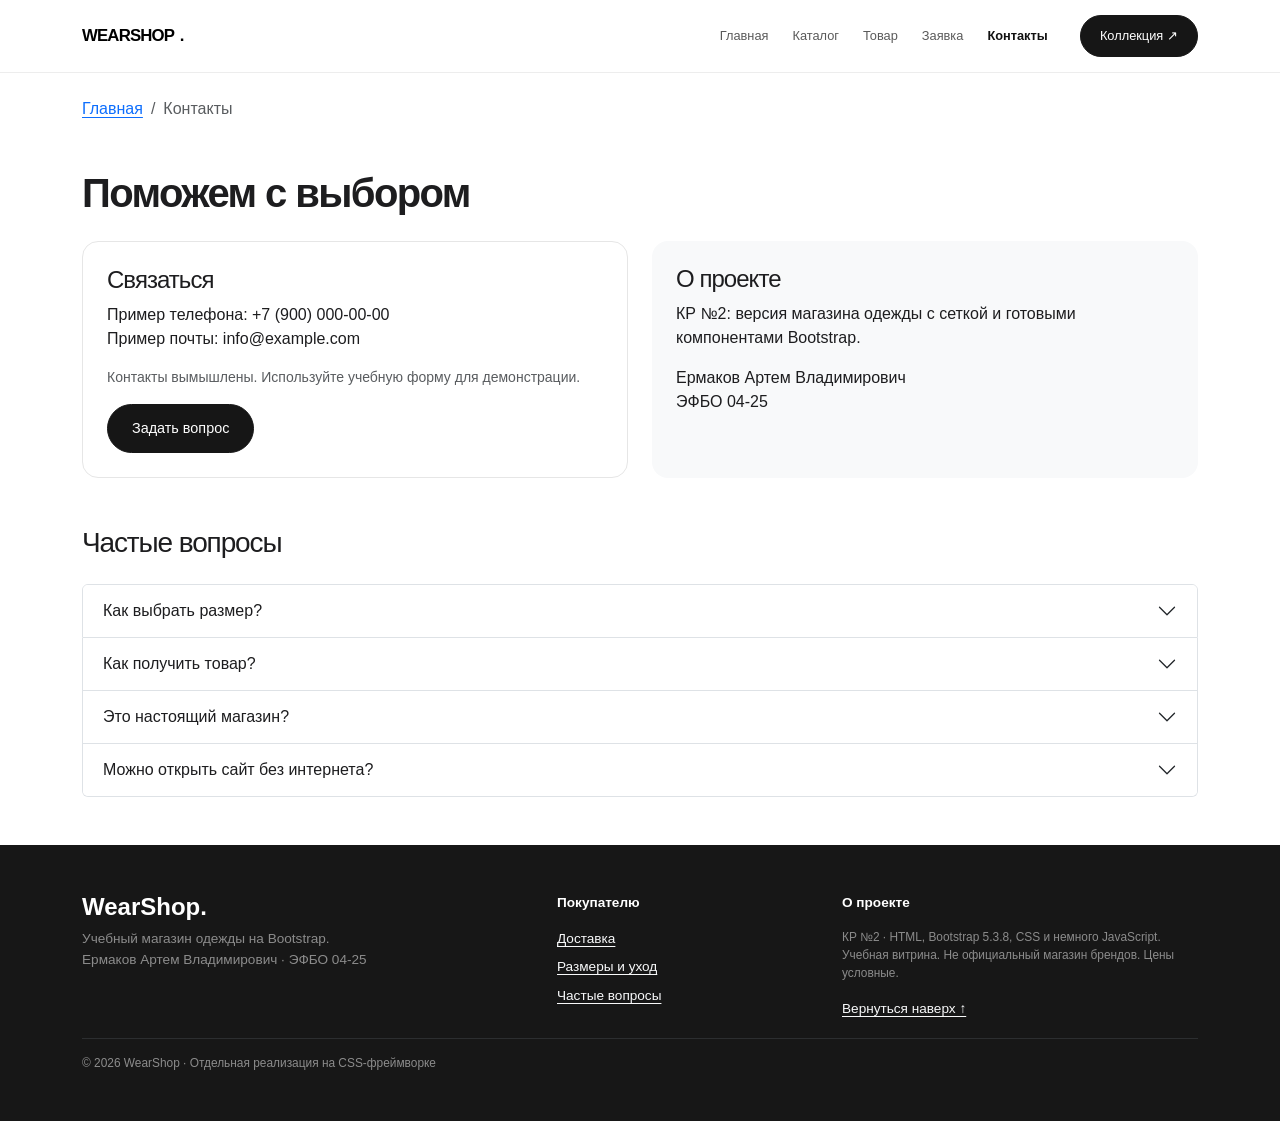
<file: contacts.html>
<!DOCTYPE html>
<html lang="ru">
  <head>
    <meta charset="UTF-8">
    <meta name="viewport" content="width=device-width, initial-scale=1">
    <meta name="description" content="Контакты учебного магазина и раскрывающиеся ответы на частые вопросы.">
    <title>
      Контакты и вопросы — WearShop Bootstrap
    </title>
    <link rel="stylesheet" href="vendor/bootstrap/css/bootstrap.min.css">
    <link rel="stylesheet" href="css/custom.css?v=meme-edit-3">
  </head>
  <body id="top" class="d-flex flex-column min-vh-100">
    <a class="visually-hidden-focusable position-absolute p-3 bg-white" href="#main">
      Перейти к содержимому
    </a>
    <header class="site-header sticky-top">
      <nav class="navbar navbar-expand-lg py-2" aria-label="Основная навигация">
        <div class="container">
          <a class="navbar-brand fw-semibold" href="index.html">
            WEARSHOP
            <span class="brand-dot">
              .
            </span>
          </a>
          <button class="navbar-toggler" type="button" data-bs-toggle="collapse" data-bs-target="#mainNav" aria-controls="mainNav" aria-expanded="false" aria-label="Открыть меню">
            <span class="navbar-toggler-icon">
            </span>
          </button>
          <div class="collapse navbar-collapse" id="mainNav">
            <ul class="navbar-nav ms-auto gap-lg-2">
              <li class="nav-item">
                <a class="nav-link" href="index.html">
                  Главная
                </a>
              </li>
              <li class="nav-item">
                <a class="nav-link" href="catalog.html">
                  Каталог
                </a>
              </li>
              <li class="nav-item">
                <a class="nav-link" href="product.html">
                  Товар
                </a>
              </li>
              <li class="nav-item">
                <a class="nav-link" href="order.html">
                  Заявка
                </a>
              </li>
              <li class="nav-item">
                <a class="nav-link active" href="contacts.html" aria-current="page">
                  Контакты
                </a>
              </li>
            </ul>
            <a class="btn btn-primary ms-lg-4 mt-3 mt-lg-0" href="catalog.html">
              Коллекция ↗
            </a>
          </div>
        </div>
      </nav>
    </header>
    <main id="main" class="flex-grow-1">
      <div class="container">
        <div id="requestStatus" class="alert alert-success mt-4" role="status" tabindex="-1" hidden>
        </div>
      </div>
      <nav class="container mt-4" aria-label="Хлебные крошки">
        <ol class="breadcrumb">
          <li class="breadcrumb-item">
            <a href="index.html">
              Главная
            </a>
          </li>
          <li class="breadcrumb-item active" aria-current="page">
            Контакты
          </li>
        </ol>
      </nav>
      <section class="container my-5">
        <h1 class="display-6 fw-bold mb-4">
          Поможем с выбором
        </h1>
        <div class="row g-4">
          <div class="col-12 col-md-6">
            <div class="card h-100">
              <div class="card-body p-4">
                <h2 class="h4">
                  Связаться
                </h2>
                <p>
                  Пример телефона: +7 (900) 000-00-00
                  <br>
                  Пример почты: info@example.com
                </p>
                <p class="small text-body-secondary">
                  Контакты вымышлены. Используйте учебную форму для демонстрации.
                </p>
                <button class="btn btn-primary" type="button" data-bs-toggle="modal" data-bs-target="#orderModal" data-product="consultation">
                  Задать вопрос
                </button>
              </div>
            </div>
          </div>
          <div class="col-12 col-md-6">
            <div class="card h-100 bg-body-tertiary border-0">
              <div class="card-body p-4">
                <h2 class="h4">
                  О проекте
                </h2>
                <p>
                  КР №2: версия магазина одежды с сеткой и готовыми компонентами Bootstrap.
                </p>
                <p class="mb-0">
                  Ермаков Артем Владимирович
                  <br>
                  ЭФБО 04-25
                </p>
              </div>
            </div>
          </div>
        </div>
      </section>
      <section class="container my-5" id="faq">
        <h2 class="h3 mb-4">
          Частые вопросы
        </h2>
        <div class="accordion" id="contactsFaqAccordion">
          <div class="accordion-item">
            <h3 class="accordion-header">
              <button class="accordion-button collapsed" type="button" data-bs-toggle="collapse" data-bs-target="#contactsFaq0" aria-expanded="false" aria-controls="contactsFaq0">
                Как выбрать размер?
              </button>
            </h3>
            <div id="contactsFaq0" class="accordion-collapse collapse" data-bs-parent="#contactsFaqAccordion">
              <div class="accordion-body">
                Сравните свои мерки с
                <a href="sizes.html">
                  размерной сеткой
                </a>
                . В заявке можно выбрать размер или попросить консультацию.
              </div>
            </div>
          </div>
          <div class="accordion-item">
            <h3 class="accordion-header">
              <button class="accordion-button collapsed" type="button" data-bs-toggle="collapse" data-bs-target="#contactsFaq1" aria-expanded="false" aria-controls="contactsFaq1">
                Как получить товар?
              </button>
            </h3>
            <div id="contactsFaq1" class="accordion-collapse collapse" data-bs-parent="#contactsFaqAccordion">
              <div class="accordion-body">
                В учебном сценарии доступны самовывоз и курьер. Подробности — на
                <a href="delivery.html">
                  странице доставки
                </a>
                .
              </div>
            </div>
          </div>
          <div class="accordion-item">
            <h3 class="accordion-header">
              <button class="accordion-button collapsed" type="button" data-bs-toggle="collapse" data-bs-target="#contactsFaq2" aria-expanded="false" aria-controls="contactsFaq2">
                Это настоящий магазин?
              </button>
            </h3>
            <div id="contactsFaq2" class="accordion-collapse collapse" data-bs-parent="#contactsFaqAccordion">
              <div class="accordion-body">
                Нет, это контрольная работа №2. Данные проверяются только в браузере, не отправляются и не сохраняются. Оплата отсутствует.
              </div>
            </div>
          </div>
          <div class="accordion-item">
            <h3 class="accordion-header">
              <button class="accordion-button collapsed" type="button" data-bs-toggle="collapse" data-bs-target="#contactsFaq3" aria-expanded="false" aria-controls="contactsFaq3">
                Можно открыть сайт без интернета?
              </button>
            </h3>
            <div id="contactsFaq3" class="accordion-collapse collapse" data-bs-parent="#contactsFaqAccordion">
              <div class="accordion-body">
                Да. В итоговой версии Bootstrap, картинки и скрипты лежат внутри проекта. Откройте index.html на компьютере.
              </div>
            </div>
          </div>
        </div>
      </section>
    </main>
    <footer class="bg-dark text-white py-5 mt-auto">
      <div class="container">
        <div class="row g-4">
          <div class="col-12 col-md-5">
            <p class="h4 fw-bold">
              WearShop.
            </p>
            <p class="text-white-50 mb-0">
              Учебный магазин одежды на Bootstrap.
              <br>
              Ермаков Артем Владимирович · ЭФБО 04-25
            </p>
          </div>
          <div class="col-6 col-md-3">
            <p class="fw-semibold">
              Покупателю
            </p>
            <ul class="list-unstyled d-grid gap-2">
              <li>
                <a class="link-light" href="delivery.html">
                  Доставка
                </a>
              </li>
              <li>
                <a class="link-light" href="sizes.html">
                  Размеры и уход
                </a>
              </li>
              <li>
                <a class="link-light" href="contacts.html#faq">
                  Частые вопросы
                </a>
              </li>
            </ul>
          </div>
          <div class="col-6 col-md-4">
            <p class="fw-semibold">
              О проекте
            </p>
            <p class="small text-white-50">
              КР №2 · HTML, Bootstrap 5.3.8, CSS и немного JavaScript. Учебная витрина. Не официальный магазин брендов. Цены условные.
            </p>
            <a class="link-light" href="#top">
              Вернуться наверх ↑
            </a>
          </div>
        </div>
        <hr class="border-secondary">
        <p class="small text-white-50 mb-0">
          © 2026 WearShop · Отдельная реализация на CSS-фреймворке
        </p>
      </div>
    </footer>
    <div class="modal fade" id="orderModal" tabindex="-1" aria-labelledby="orderModalLabel" aria-hidden="true">
      <div class="modal-dialog modal-lg modal-dialog-centered modal-dialog-scrollable">
        <div class="modal-content">
          <div class="modal-header">
            <h2 class="modal-title fs-5" id="orderModalLabel">
              Быстрая заявка
            </h2>
            <button class="btn-close" type="button" data-bs-dismiss="modal" aria-label="Закрыть окно">
            </button>
          </div>
          <div class="modal-body">
            <form class="request-form" id="quick-form" action="#" method="post" aria-describedby="quick-note">
              <p class="small text-body-secondary" id="quick-note">
                * Обязательные поля. Учебная проверка: данные никуда не отправляются и не сохраняются. Используйте тестовые контакты.
              </p>
              <div class="row g-3">
                <div class="col-12 col-md-6">
                  <label class="form-label" for="quick-name">
                    Имя *
                  </label>
                  <input class="form-control" id="quick-name" name="name" autocomplete="given-name" minlength="2" maxlength="80" required>
                </div>
                <div class="col-12 col-md-6">
                  <label class="form-label" for="quick-email">
                    E-mail *
                  </label>
                  <input class="form-control" id="quick-email" name="email" type="email" autocomplete="email" maxlength="120" placeholder="student@example.com" required>
                </div>
                <div class="col-12 col-md-6">
                  <label class="form-label" for="quick-phone">
                    Телефон *
                  </label>
                  <div class="input-group">
                    <span class="input-group-text" id="quick-prefix">
                      +7
                    </span>
                    <input class="form-control" id="quick-phone" name="phone" type="tel" inputmode="tel" autocomplete="tel-national" pattern="[0-9]{3} [0-9]{3}-[0-9]{2}-[0-9]{2}" placeholder="900 123-45-67" aria-describedby="quick-prefix quick-phone-hint" required>
                  </div>
                  <div class="form-text" id="quick-phone-hint">
                    После +7: 900 123-45-67.
                  </div>
                </div>
                <div class="col-12 col-md-6">
                  <label class="form-label" for="quick-product">
                    Товар или тема *
                  </label>
                  <select class="form-select" id="quick-product" name="product" required>
                    <option value="">
                      Выберите товар или тему
                    </option>
                    <option value="shark">
                      Футболка 01
                    </option>
                    <option value="sahur">
                      Футболка 02
                    </option>
                    <option value="skinny">
                      Джинсы skinny
                    </option>
                    <option value="consultation">
                      Консультация по выбору
                    </option>
                  </select>
                </div>
                <div class="col-12 col-md-6">
                  <label class="form-label" for="quick-size">
                    Размер
                  </label>
                  <select class="form-select" id="quick-size" name="size">
                    <option value="">
                      Нужна помощь с выбором
                    </option>
                    <option>
                      S
                    </option>
                    <option>
                      M
                    </option>
                    <option>
                      L
                    </option>
                    <option>
                      XL
                    </option>
                  </select>
                </div>
                <div class="col-12 col-md-6">
                  <label class="form-label" for="quick-delivery">
                    Способ получения
                  </label>
                  <select class="form-select" id="quick-delivery" name="delivery">
                    <option value="pickup">
                      Самовывоз
                    </option>
                    <option value="courier">
                      Курьер
                    </option>
                  </select>
                </div>
                <div class="col-12">
                  <label class="form-label" for="quick-comment">
                    Комментарий
                  </label>
                  <textarea class="form-control" id="quick-comment" name="comment" rows="3" maxlength="1000" placeholder="Вопрос о размере, посадке или доставке"></textarea>
                </div>
                <div class="col-12">
                  <div class="form-check">
                    <input class="form-check-input" type="checkbox" id="quick-agree" name="agreement" required>
                    <label class="form-check-label" for="quick-agree">
                      Я согласен на обработку данных в рамках учебной демонстрации *
                    </label>
                  </div>
                </div>
                <div class="col-12 d-flex flex-wrap gap-2">
                  <button class="btn btn-primary" type="submit">
                    Проверить заявку
                  </button>
                  <button class="btn btn-outline-secondary" type="reset">
                    Очистить
                  </button>
                  <button class="btn btn-outline-secondary" type="button" data-bs-dismiss="modal">
                    Закрыть
                  </button>
                </div>
              </div>
            </form>
            <a class="d-inline-block mt-3" id="fullOrderLink" href="order.html">
              Открыть заявку на отдельной странице
            </a>
          </div>
        </div>
      </div>
    </div>
    <noscript>
      <div class="container alert alert-warning my-3">
        JavaScript отключён: мобильное меню, вкладки, accordion и модальное окно не раскроются. Основные страницы:
        <a href="catalog.html">
          каталог
        </a>
        ,
        <a href="order.html">
          заявка
        </a>
        ,
        <a href="contacts.html">
          контакты
        </a>
        . Учебная отправка требует JavaScript.
      </div>
    </noscript>
    <script src="vendor/bootstrap/js/bootstrap.bundle.min.js">
    </script>
    <script src="js/main.js?v=meme-edit-3">
    </script>
  </body>
</html>
</file>
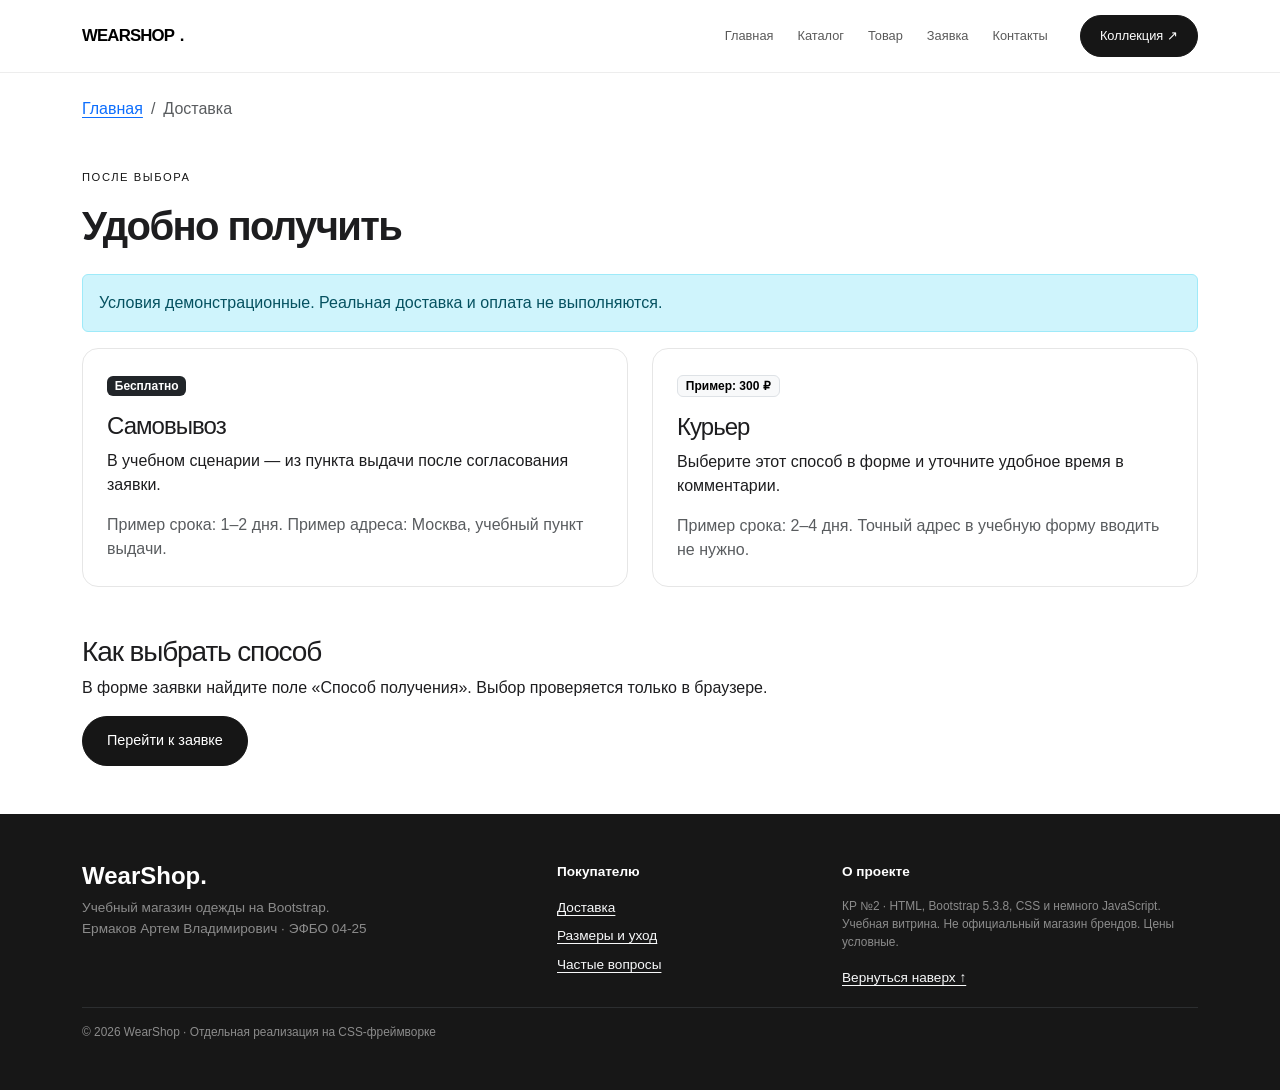
<file: delivery.html>
<!DOCTYPE html>
<html lang="ru">
  <head>
    <meta charset="UTF-8">
    <meta name="viewport" content="width=device-width, initial-scale=1">
    <meta name="description" content="Самовывоз и курьер: учебные условия получения одежды.">
    <title>
      Доставка — WearShop Bootstrap
    </title>
    <link rel="stylesheet" href="vendor/bootstrap/css/bootstrap.min.css">
    <link rel="stylesheet" href="css/custom.css?v=meme-edit-3">
  </head>
  <body id="top" class="d-flex flex-column min-vh-100">
    <a class="visually-hidden-focusable position-absolute p-3 bg-white" href="#main">
      Перейти к содержимому
    </a>
    <header class="site-header sticky-top">
      <nav class="navbar navbar-expand-lg py-2" aria-label="Основная навигация">
        <div class="container">
          <a class="navbar-brand fw-semibold" href="index.html">
            WEARSHOP
            <span class="brand-dot">
              .
            </span>
          </a>
          <button class="navbar-toggler" type="button" data-bs-toggle="collapse" data-bs-target="#mainNav" aria-controls="mainNav" aria-expanded="false" aria-label="Открыть меню">
            <span class="navbar-toggler-icon">
            </span>
          </button>
          <div class="collapse navbar-collapse" id="mainNav">
            <ul class="navbar-nav ms-auto gap-lg-2">
              <li class="nav-item">
                <a class="nav-link" href="index.html">
                  Главная
                </a>
              </li>
              <li class="nav-item">
                <a class="nav-link" href="catalog.html">
                  Каталог
                </a>
              </li>
              <li class="nav-item">
                <a class="nav-link" href="product.html">
                  Товар
                </a>
              </li>
              <li class="nav-item">
                <a class="nav-link" href="order.html">
                  Заявка
                </a>
              </li>
              <li class="nav-item">
                <a class="nav-link" href="contacts.html">
                  Контакты
                </a>
              </li>
            </ul>
            <a class="btn btn-primary ms-lg-4 mt-3 mt-lg-0" href="catalog.html">
              Коллекция ↗
            </a>
          </div>
        </div>
      </nav>
    </header>
    <main id="main" class="flex-grow-1">
      <div class="container">
        <div id="requestStatus" class="alert alert-success mt-4" role="status" tabindex="-1" hidden>
        </div>
      </div>
      <nav class="container mt-4" aria-label="Хлебные крошки">
        <ol class="breadcrumb">
          <li class="breadcrumb-item">
            <a href="index.html">
              Главная
            </a>
          </li>
          <li class="breadcrumb-item active" aria-current="page">
            Доставка
          </li>
        </ol>
      </nav>
      <section class="container my-5">
        <p class="eyebrow text-primary">
          После выбора
        </p>
        <h1 class="display-6 fw-bold mb-4">
          Удобно получить
        </h1>
        <div class="alert alert-info" role="note">
          Условия демонстрационные. Реальная доставка и оплата не выполняются.
        </div>
        <div class="row g-4">
          <div class="col-12 col-md-6">
            <article class="card h-100 ">
              <div class="card-body p-4">
                <span class="badge text-bg-dark mb-3">
                  Бесплатно
                </span>
                <h2 class="h4">
                  Самовывоз
                </h2>
                <p>
                  В учебном сценарии — из пункта выдачи после согласования заявки.
                </p>
                <p class="text-body-secondary mb-0">
                  Пример срока: 1–2 дня. Пример адреса: Москва, учебный пункт выдачи.
                </p>
              </div>
            </article>
          </div>
          <div class="col-12 col-md-6">
            <article class="card h-100 ">
              <div class="card-body p-4">
                <span class="badge text-bg-light border mb-3">
                  Пример: 300 ₽
                </span>
                <h2 class="h4">
                  Курьер
                </h2>
                <p>
                  Выберите этот способ в форме и уточните удобное время в комментарии.
                </p>
                <p class="text-body-secondary mb-0">
                  Пример срока: 2–4 дня. Точный адрес в учебную форму вводить не нужно.
                </p>
              </div>
            </article>
          </div>
        </div>
        <h2 class="h3 mt-5">
          Как выбрать способ
        </h2>
        <p>
          В форме заявки найдите поле «Способ получения». Выбор проверяется только в браузере.
        </p>
        <a class="btn btn-primary" href="order.html">
          Перейти к заявке
        </a>
      </section>
    </main>
    <footer class="bg-dark text-white py-5 mt-auto">
      <div class="container">
        <div class="row g-4">
          <div class="col-12 col-md-5">
            <p class="h4 fw-bold">
              WearShop.
            </p>
            <p class="text-white-50 mb-0">
              Учебный магазин одежды на Bootstrap.
              <br>
              Ермаков Артем Владимирович · ЭФБО 04-25
            </p>
          </div>
          <div class="col-6 col-md-3">
            <p class="fw-semibold">
              Покупателю
            </p>
            <ul class="list-unstyled d-grid gap-2">
              <li>
                <a class="link-light" href="delivery.html">
                  Доставка
                </a>
              </li>
              <li>
                <a class="link-light" href="sizes.html">
                  Размеры и уход
                </a>
              </li>
              <li>
                <a class="link-light" href="contacts.html#faq">
                  Частые вопросы
                </a>
              </li>
            </ul>
          </div>
          <div class="col-6 col-md-4">
            <p class="fw-semibold">
              О проекте
            </p>
            <p class="small text-white-50">
              КР №2 · HTML, Bootstrap 5.3.8, CSS и немного JavaScript. Учебная витрина. Не официальный магазин брендов. Цены условные.
            </p>
            <a class="link-light" href="#top">
              Вернуться наверх ↑
            </a>
          </div>
        </div>
        <hr class="border-secondary">
        <p class="small text-white-50 mb-0">
          © 2026 WearShop · Отдельная реализация на CSS-фреймворке
        </p>
      </div>
    </footer>
    <div class="modal fade" id="orderModal" tabindex="-1" aria-labelledby="orderModalLabel" aria-hidden="true">
      <div class="modal-dialog modal-lg modal-dialog-centered modal-dialog-scrollable">
        <div class="modal-content">
          <div class="modal-header">
            <h2 class="modal-title fs-5" id="orderModalLabel">
              Быстрая заявка
            </h2>
            <button class="btn-close" type="button" data-bs-dismiss="modal" aria-label="Закрыть окно">
            </button>
          </div>
          <div class="modal-body">
            <form class="request-form" id="quick-form" action="#" method="post" aria-describedby="quick-note">
              <p class="small text-body-secondary" id="quick-note">
                * Обязательные поля. Учебная проверка: данные никуда не отправляются и не сохраняются. Используйте тестовые контакты.
              </p>
              <div class="row g-3">
                <div class="col-12 col-md-6">
                  <label class="form-label" for="quick-name">
                    Имя *
                  </label>
                  <input class="form-control" id="quick-name" name="name" autocomplete="given-name" minlength="2" maxlength="80" required>
                </div>
                <div class="col-12 col-md-6">
                  <label class="form-label" for="quick-email">
                    E-mail *
                  </label>
                  <input class="form-control" id="quick-email" name="email" type="email" autocomplete="email" maxlength="120" placeholder="student@example.com" required>
                </div>
                <div class="col-12 col-md-6">
                  <label class="form-label" for="quick-phone">
                    Телефон *
                  </label>
                  <div class="input-group">
                    <span class="input-group-text" id="quick-prefix">
                      +7
                    </span>
                    <input class="form-control" id="quick-phone" name="phone" type="tel" inputmode="tel" autocomplete="tel-national" pattern="[0-9]{3} [0-9]{3}-[0-9]{2}-[0-9]{2}" placeholder="900 123-45-67" aria-describedby="quick-prefix quick-phone-hint" required>
                  </div>
                  <div class="form-text" id="quick-phone-hint">
                    После +7: 900 123-45-67.
                  </div>
                </div>
                <div class="col-12 col-md-6">
                  <label class="form-label" for="quick-product">
                    Товар или тема *
                  </label>
                  <select class="form-select" id="quick-product" name="product" required>
                    <option value="">
                      Выберите товар или тему
                    </option>
                    <option value="shark">
                      Футболка 01
                    </option>
                    <option value="sahur">
                      Футболка 02
                    </option>
                    <option value="skinny">
                      Джинсы skinny
                    </option>
                    <option value="consultation">
                      Консультация по выбору
                    </option>
                  </select>
                </div>
                <div class="col-12 col-md-6">
                  <label class="form-label" for="quick-size">
                    Размер
                  </label>
                  <select class="form-select" id="quick-size" name="size">
                    <option value="">
                      Нужна помощь с выбором
                    </option>
                    <option>
                      S
                    </option>
                    <option>
                      M
                    </option>
                    <option>
                      L
                    </option>
                    <option>
                      XL
                    </option>
                  </select>
                </div>
                <div class="col-12 col-md-6">
                  <label class="form-label" for="quick-delivery">
                    Способ получения
                  </label>
                  <select class="form-select" id="quick-delivery" name="delivery">
                    <option value="pickup">
                      Самовывоз
                    </option>
                    <option value="courier">
                      Курьер
                    </option>
                  </select>
                </div>
                <div class="col-12">
                  <label class="form-label" for="quick-comment">
                    Комментарий
                  </label>
                  <textarea class="form-control" id="quick-comment" name="comment" rows="3" maxlength="1000" placeholder="Вопрос о размере, посадке или доставке"></textarea>
                </div>
                <div class="col-12">
                  <div class="form-check">
                    <input class="form-check-input" type="checkbox" id="quick-agree" name="agreement" required>
                    <label class="form-check-label" for="quick-agree">
                      Я согласен на обработку данных в рамках учебной демонстрации *
                    </label>
                  </div>
                </div>
                <div class="col-12 d-flex flex-wrap gap-2">
                  <button class="btn btn-primary" type="submit">
                    Проверить заявку
                  </button>
                  <button class="btn btn-outline-secondary" type="reset">
                    Очистить
                  </button>
                  <button class="btn btn-outline-secondary" type="button" data-bs-dismiss="modal">
                    Закрыть
                  </button>
                </div>
              </div>
            </form>
            <a class="d-inline-block mt-3" id="fullOrderLink" href="order.html">
              Открыть заявку на отдельной странице
            </a>
          </div>
        </div>
      </div>
    </div>
    <noscript>
      <div class="container alert alert-warning my-3">
        JavaScript отключён: мобильное меню, вкладки, accordion и модальное окно не раскроются. Основные страницы:
        <a href="catalog.html">
          каталог
        </a>
        ,
        <a href="order.html">
          заявка
        </a>
        ,
        <a href="contacts.html">
          контакты
        </a>
        . Учебная отправка требует JavaScript.
      </div>
    </noscript>
    <script src="vendor/bootstrap/js/bootstrap.bundle.min.js">
    </script>
    <script src="js/main.js?v=meme-edit-3">
    </script>
  </body>
</html>
</file>
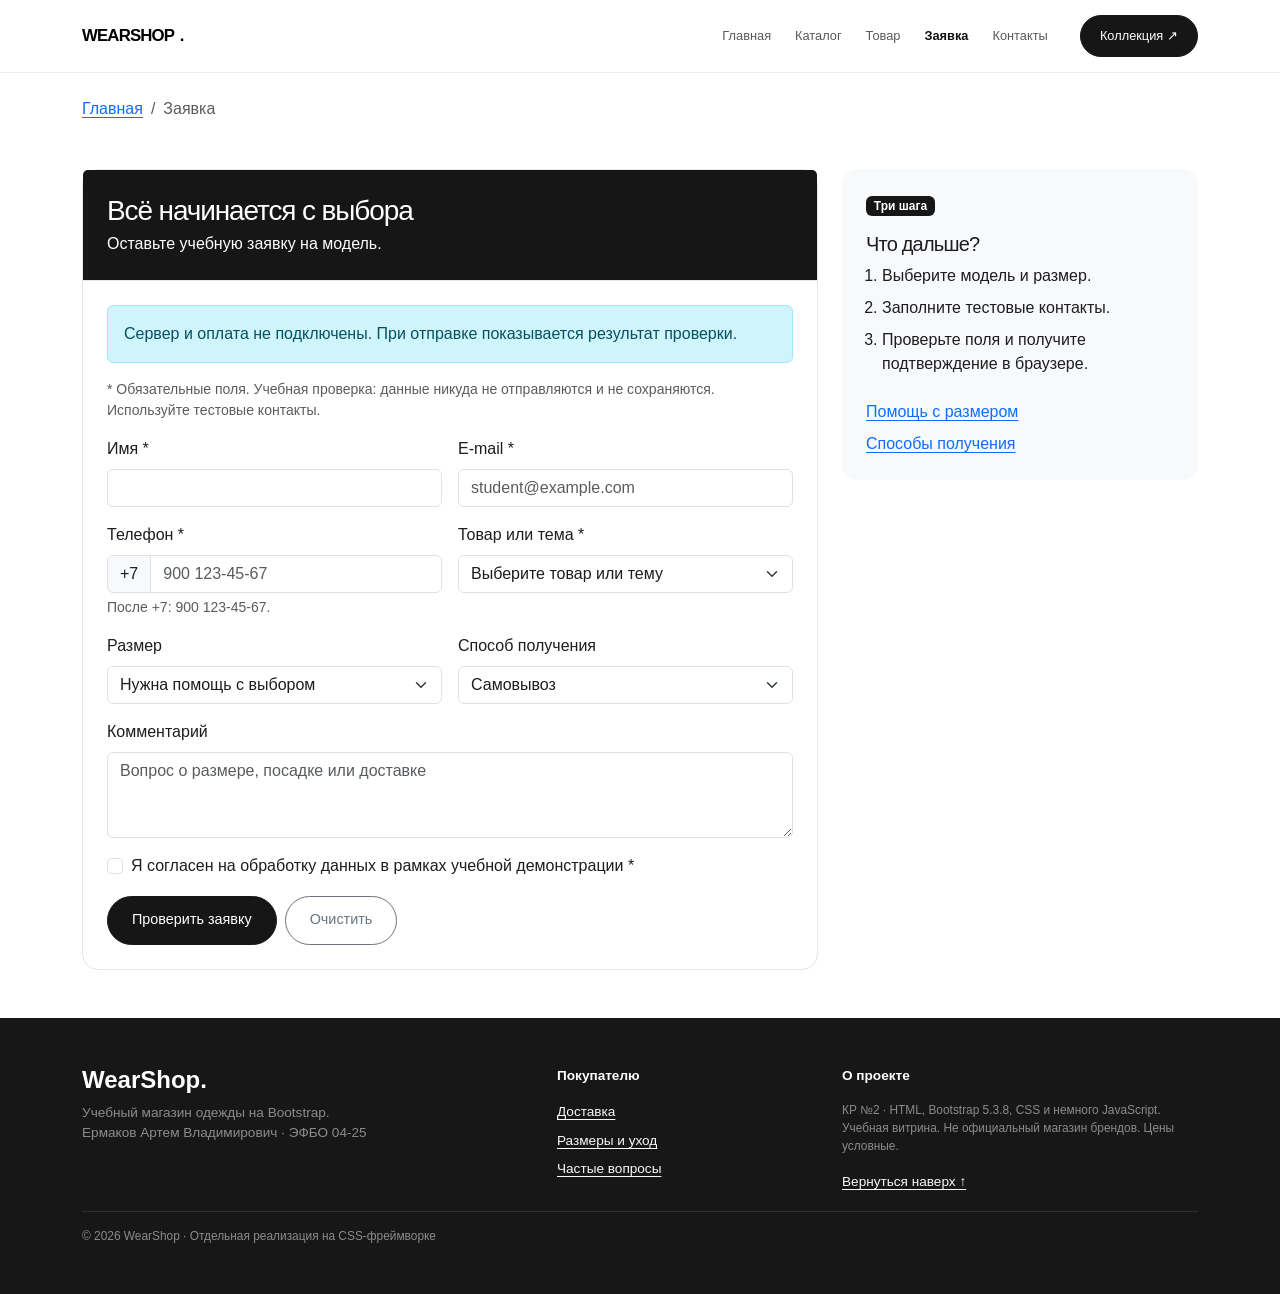
<file: order.html>
<!DOCTYPE html>
<html lang="ru">
  <head>
    <meta charset="UTF-8">
    <meta name="viewport" content="width=device-width, initial-scale=1">
    <meta name="description" content="Учебная форма заявки: товар, размер, контакты и способ получения.">
    <title>
      Заявка — WearShop Bootstrap
    </title>
    <link rel="stylesheet" href="vendor/bootstrap/css/bootstrap.min.css">
    <link rel="stylesheet" href="css/custom.css?v=meme-edit-3">
  </head>
  <body id="top" class="d-flex flex-column min-vh-100">
    <a class="visually-hidden-focusable position-absolute p-3 bg-white" href="#main">
      Перейти к содержимому
    </a>
    <header class="site-header sticky-top">
      <nav class="navbar navbar-expand-lg py-2" aria-label="Основная навигация">
        <div class="container">
          <a class="navbar-brand fw-semibold" href="index.html">
            WEARSHOP
            <span class="brand-dot">
              .
            </span>
          </a>
          <button class="navbar-toggler" type="button" data-bs-toggle="collapse" data-bs-target="#mainNav" aria-controls="mainNav" aria-expanded="false" aria-label="Открыть меню">
            <span class="navbar-toggler-icon">
            </span>
          </button>
          <div class="collapse navbar-collapse" id="mainNav">
            <ul class="navbar-nav ms-auto gap-lg-2">
              <li class="nav-item">
                <a class="nav-link" href="index.html">
                  Главная
                </a>
              </li>
              <li class="nav-item">
                <a class="nav-link" href="catalog.html">
                  Каталог
                </a>
              </li>
              <li class="nav-item">
                <a class="nav-link" href="product.html">
                  Товар
                </a>
              </li>
              <li class="nav-item">
                <a class="nav-link active" href="order.html" aria-current="page">
                  Заявка
                </a>
              </li>
              <li class="nav-item">
                <a class="nav-link" href="contacts.html">
                  Контакты
                </a>
              </li>
            </ul>
            <a class="btn btn-primary ms-lg-4 mt-3 mt-lg-0" href="catalog.html">
              Коллекция ↗
            </a>
          </div>
        </div>
      </nav>
    </header>
    <main id="main" class="flex-grow-1">
      <div class="container">
        <div id="requestStatus" class="alert alert-success mt-4" role="status" tabindex="-1" hidden>
        </div>
      </div>
      <nav class="container mt-4" aria-label="Хлебные крошки">
        <ol class="breadcrumb">
          <li class="breadcrumb-item">
            <a href="index.html">
              Главная
            </a>
          </li>
          <li class="breadcrumb-item active" aria-current="page">
            Заявка
          </li>
        </ol>
      </nav>
      <section class="container my-5">
        <div class="row g-4">
          <div class="col-12 col-lg-8">
            <div class="card ">
              <div class="card-header bg-primary text-white p-4">
                <h1 class="h3 mb-1">
                  Всё начинается с выбора
                </h1>
                <p class="mb-0">
                  Оставьте учебную заявку на модель.
                </p>
              </div>
              <div class="card-body p-4">
                <div class="alert alert-info" role="note">
                  Сервер и оплата не подключены. При отправке показывается результат проверки.
                </div>
                <form class="request-form" id="order-form" action="#" method="post" aria-describedby="order-note">
                  <p class="small text-body-secondary" id="order-note">
                    * Обязательные поля. Учебная проверка: данные никуда не отправляются и не сохраняются. Используйте тестовые контакты.
                  </p>
                  <div class="row g-3">
                    <div class="col-12 col-md-6">
                      <label class="form-label" for="order-name">
                        Имя *
                      </label>
                      <input class="form-control" id="order-name" name="name" autocomplete="given-name" minlength="2" maxlength="80" required>
                    </div>
                    <div class="col-12 col-md-6">
                      <label class="form-label" for="order-email">
                        E-mail *
                      </label>
                      <input class="form-control" id="order-email" name="email" type="email" autocomplete="email" maxlength="120" placeholder="student@example.com" required>
                    </div>
                    <div class="col-12 col-md-6">
                      <label class="form-label" for="order-phone">
                        Телефон *
                      </label>
                      <div class="input-group">
                        <span class="input-group-text" id="order-prefix">
                          +7
                        </span>
                        <input class="form-control" id="order-phone" name="phone" type="tel" inputmode="tel" autocomplete="tel-national" pattern="[0-9]{3} [0-9]{3}-[0-9]{2}-[0-9]{2}" placeholder="900 123-45-67" aria-describedby="order-prefix order-phone-hint" required>
                      </div>
                      <div class="form-text" id="order-phone-hint">
                        После +7: 900 123-45-67.
                      </div>
                    </div>
                    <div class="col-12 col-md-6">
                      <label class="form-label" for="order-product">
                        Товар или тема *
                      </label>
                      <select class="form-select" id="order-product" name="product" required>
                        <option value="">
                          Выберите товар или тему
                        </option>
                        <option value="shark">
                          Футболка 01
                        </option>
                        <option value="sahur">
                          Футболка 02
                        </option>
                        <option value="skinny">
                          Джинсы skinny
                        </option>
                        <option value="consultation">
                          Консультация по выбору
                        </option>
                      </select>
                    </div>
                    <div class="col-12 col-md-6">
                      <label class="form-label" for="order-size">
                        Размер
                      </label>
                      <select class="form-select" id="order-size" name="size">
                        <option value="">
                          Нужна помощь с выбором
                        </option>
                        <option>
                          S
                        </option>
                        <option>
                          M
                        </option>
                        <option>
                          L
                        </option>
                        <option>
                          XL
                        </option>
                      </select>
                    </div>
                    <div class="col-12 col-md-6">
                      <label class="form-label" for="order-delivery">
                        Способ получения
                      </label>
                      <select class="form-select" id="order-delivery" name="delivery">
                        <option value="pickup">
                          Самовывоз
                        </option>
                        <option value="courier">
                          Курьер
                        </option>
                      </select>
                    </div>
                    <div class="col-12">
                      <label class="form-label" for="order-comment">
                        Комментарий
                      </label>
                      <textarea class="form-control" id="order-comment" name="comment" rows="3" maxlength="1000" placeholder="Вопрос о размере, посадке или доставке"></textarea>
                    </div>
                    <div class="col-12">
                      <div class="form-check">
                        <input class="form-check-input" type="checkbox" id="order-agree" name="agreement" required>
                        <label class="form-check-label" for="order-agree">
                          Я согласен на обработку данных в рамках учебной демонстрации *
                        </label>
                      </div>
                    </div>
                    <div class="col-12 d-flex flex-wrap gap-2">
                      <button class="btn btn-primary" type="submit">
                        Проверить заявку
                      </button>
                      <button class="btn btn-outline-secondary" type="reset">
                        Очистить
                      </button>
                    </div>
                  </div>
                </form>
              </div>
            </div>
          </div>
          <aside class="col-12 col-lg-4">
            <div class="card bg-body-tertiary border-0">
              <div class="card-body p-4">
                <span class="badge text-bg-primary mb-3">
                  Три шага
                </span>
                <h2 class="h5">
                  Что дальше?
                </h2>
                <ol class="ps-3 mb-4">
                  <li class="mb-2">
                    Выберите модель и размер.
                  </li>
                  <li class="mb-2">
                    Заполните тестовые контакты.
                  </li>
                  <li>
                    Проверьте поля и получите подтверждение в браузере.
                  </li>
                </ol>
                <a class="d-block mb-2" href="sizes.html">
                  Помощь с размером
                </a>
                <a href="delivery.html">
                  Способы получения
                </a>
              </div>
            </div>
          </aside>
        </div>
      </section>
    </main>
    <footer class="bg-dark text-white py-5 mt-auto">
      <div class="container">
        <div class="row g-4">
          <div class="col-12 col-md-5">
            <p class="h4 fw-bold">
              WearShop.
            </p>
            <p class="text-white-50 mb-0">
              Учебный магазин одежды на Bootstrap.
              <br>
              Ермаков Артем Владимирович · ЭФБО 04-25
            </p>
          </div>
          <div class="col-6 col-md-3">
            <p class="fw-semibold">
              Покупателю
            </p>
            <ul class="list-unstyled d-grid gap-2">
              <li>
                <a class="link-light" href="delivery.html">
                  Доставка
                </a>
              </li>
              <li>
                <a class="link-light" href="sizes.html">
                  Размеры и уход
                </a>
              </li>
              <li>
                <a class="link-light" href="contacts.html#faq">
                  Частые вопросы
                </a>
              </li>
            </ul>
          </div>
          <div class="col-6 col-md-4">
            <p class="fw-semibold">
              О проекте
            </p>
            <p class="small text-white-50">
              КР №2 · HTML, Bootstrap 5.3.8, CSS и немного JavaScript. Учебная витрина. Не официальный магазин брендов. Цены условные.
            </p>
            <a class="link-light" href="#top">
              Вернуться наверх ↑
            </a>
          </div>
        </div>
        <hr class="border-secondary">
        <p class="small text-white-50 mb-0">
          © 2026 WearShop · Отдельная реализация на CSS-фреймворке
        </p>
      </div>
    </footer>
    <div class="modal fade" id="orderModal" tabindex="-1" aria-labelledby="orderModalLabel" aria-hidden="true">
      <div class="modal-dialog modal-lg modal-dialog-centered modal-dialog-scrollable">
        <div class="modal-content">
          <div class="modal-header">
            <h2 class="modal-title fs-5" id="orderModalLabel">
              Быстрая заявка
            </h2>
            <button class="btn-close" type="button" data-bs-dismiss="modal" aria-label="Закрыть окно">
            </button>
          </div>
          <div class="modal-body">
            <form class="request-form" id="quick-form" action="#" method="post" aria-describedby="quick-note">
              <p class="small text-body-secondary" id="quick-note">
                * Обязательные поля. Учебная проверка: данные никуда не отправляются и не сохраняются. Используйте тестовые контакты.
              </p>
              <div class="row g-3">
                <div class="col-12 col-md-6">
                  <label class="form-label" for="quick-name">
                    Имя *
                  </label>
                  <input class="form-control" id="quick-name" name="name" autocomplete="given-name" minlength="2" maxlength="80" required>
                </div>
                <div class="col-12 col-md-6">
                  <label class="form-label" for="quick-email">
                    E-mail *
                  </label>
                  <input class="form-control" id="quick-email" name="email" type="email" autocomplete="email" maxlength="120" placeholder="student@example.com" required>
                </div>
                <div class="col-12 col-md-6">
                  <label class="form-label" for="quick-phone">
                    Телефон *
                  </label>
                  <div class="input-group">
                    <span class="input-group-text" id="quick-prefix">
                      +7
                    </span>
                    <input class="form-control" id="quick-phone" name="phone" type="tel" inputmode="tel" autocomplete="tel-national" pattern="[0-9]{3} [0-9]{3}-[0-9]{2}-[0-9]{2}" placeholder="900 123-45-67" aria-describedby="quick-prefix quick-phone-hint" required>
                  </div>
                  <div class="form-text" id="quick-phone-hint">
                    После +7: 900 123-45-67.
                  </div>
                </div>
                <div class="col-12 col-md-6">
                  <label class="form-label" for="quick-product">
                    Товар или тема *
                  </label>
                  <select class="form-select" id="quick-product" name="product" required>
                    <option value="">
                      Выберите товар или тему
                    </option>
                    <option value="shark">
                      Футболка 01
                    </option>
                    <option value="sahur">
                      Футболка 02
                    </option>
                    <option value="skinny">
                      Джинсы skinny
                    </option>
                    <option value="consultation">
                      Консультация по выбору
                    </option>
                  </select>
                </div>
                <div class="col-12 col-md-6">
                  <label class="form-label" for="quick-size">
                    Размер
                  </label>
                  <select class="form-select" id="quick-size" name="size">
                    <option value="">
                      Нужна помощь с выбором
                    </option>
                    <option>
                      S
                    </option>
                    <option>
                      M
                    </option>
                    <option>
                      L
                    </option>
                    <option>
                      XL
                    </option>
                  </select>
                </div>
                <div class="col-12 col-md-6">
                  <label class="form-label" for="quick-delivery">
                    Способ получения
                  </label>
                  <select class="form-select" id="quick-delivery" name="delivery">
                    <option value="pickup">
                      Самовывоз
                    </option>
                    <option value="courier">
                      Курьер
                    </option>
                  </select>
                </div>
                <div class="col-12">
                  <label class="form-label" for="quick-comment">
                    Комментарий
                  </label>
                  <textarea class="form-control" id="quick-comment" name="comment" rows="3" maxlength="1000" placeholder="Вопрос о размере, посадке или доставке"></textarea>
                </div>
                <div class="col-12">
                  <div class="form-check">
                    <input class="form-check-input" type="checkbox" id="quick-agree" name="agreement" required>
                    <label class="form-check-label" for="quick-agree">
                      Я согласен на обработку данных в рамках учебной демонстрации *
                    </label>
                  </div>
                </div>
                <div class="col-12 d-flex flex-wrap gap-2">
                  <button class="btn btn-primary" type="submit">
                    Проверить заявку
                  </button>
                  <button class="btn btn-outline-secondary" type="reset">
                    Очистить
                  </button>
                  <button class="btn btn-outline-secondary" type="button" data-bs-dismiss="modal">
                    Закрыть
                  </button>
                </div>
              </div>
            </form>
            <a class="d-inline-block mt-3" id="fullOrderLink" href="order.html">
              Открыть заявку на отдельной странице
            </a>
          </div>
        </div>
      </div>
    </div>
    <noscript>
      <div class="container alert alert-warning my-3">
        JavaScript отключён: мобильное меню, вкладки, accordion и модальное окно не раскроются. Основные страницы:
        <a href="catalog.html">
          каталог
        </a>
        ,
        <a href="order.html">
          заявка
        </a>
        ,
        <a href="contacts.html">
          контакты
        </a>
        . Учебная отправка требует JavaScript.
      </div>
    </noscript>
    <script src="vendor/bootstrap/js/bootstrap.bundle.min.js">
    </script>
    <script src="js/main.js?v=meme-edit-3">
    </script>
  </body>
</html>
</file>
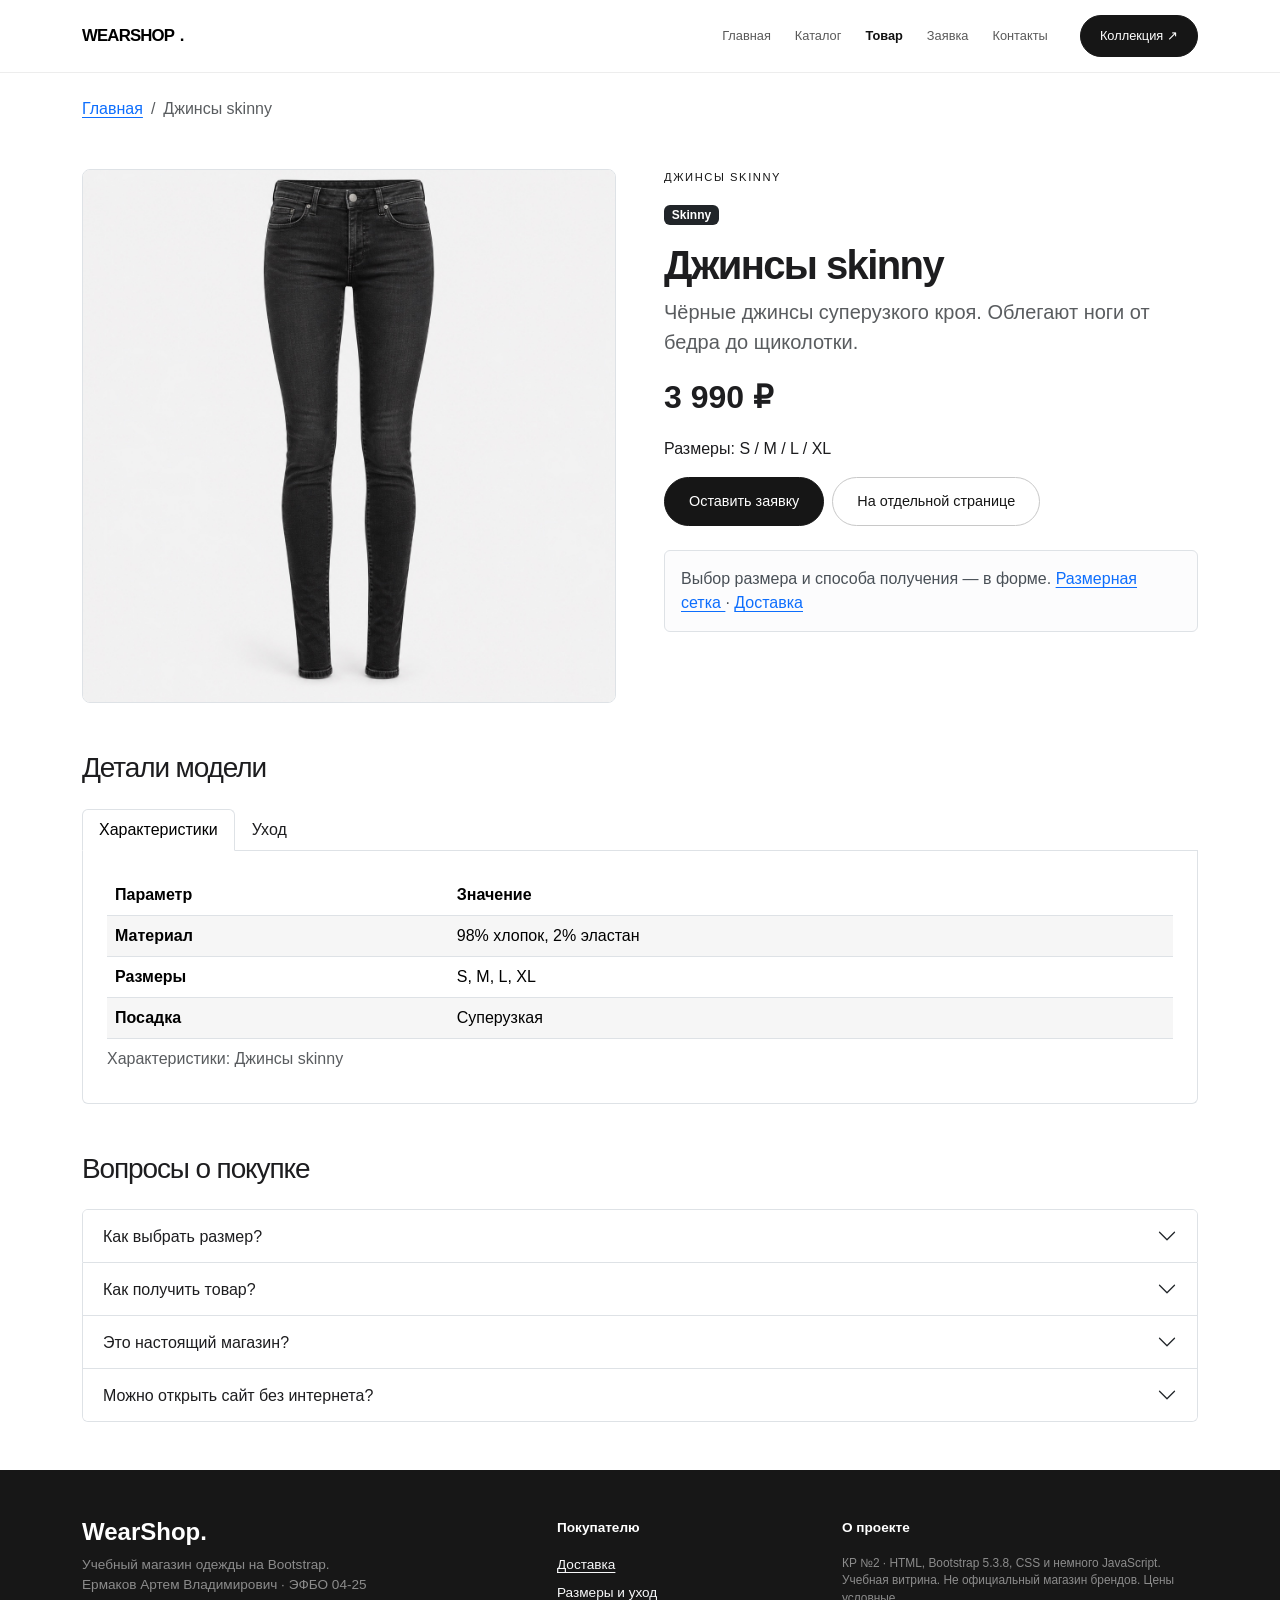
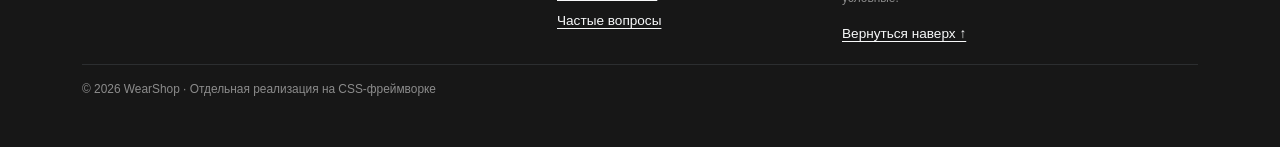
<file: product-jeans.html>
<!DOCTYPE html>
<html lang="ru">
  <head>
    <meta charset="UTF-8">
    <meta name="viewport" content="width=device-width, initial-scale=1">
    <meta name="description" content="Чёрные джинсы суперузкого кроя. Облегают ноги от бедра до щиколотки.">
    <title>
      Джинсы skinny — WearShop Bootstrap
    </title>
    <link rel="stylesheet" href="vendor/bootstrap/css/bootstrap.min.css">
    <link rel="stylesheet" href="css/custom.css?v=meme-edit-3">
  </head>
  <body id="top" class="d-flex flex-column min-vh-100">
    <a class="visually-hidden-focusable position-absolute p-3 bg-white" href="#main">
      Перейти к содержимому
    </a>
    <header class="site-header sticky-top">
      <nav class="navbar navbar-expand-lg py-2" aria-label="Основная навигация">
        <div class="container">
          <a class="navbar-brand fw-semibold" href="index.html">
            WEARSHOP
            <span class="brand-dot">
              .
            </span>
          </a>
          <button class="navbar-toggler" type="button" data-bs-toggle="collapse" data-bs-target="#mainNav" aria-controls="mainNav" aria-expanded="false" aria-label="Открыть меню">
            <span class="navbar-toggler-icon">
            </span>
          </button>
          <div class="collapse navbar-collapse" id="mainNav">
            <ul class="navbar-nav ms-auto gap-lg-2">
              <li class="nav-item">
                <a class="nav-link" href="index.html">
                  Главная
                </a>
              </li>
              <li class="nav-item">
                <a class="nav-link" href="catalog.html">
                  Каталог
                </a>
              </li>
              <li class="nav-item">
                <a class="nav-link active" href="product.html" aria-current="page">
                  Товар
                </a>
              </li>
              <li class="nav-item">
                <a class="nav-link" href="order.html">
                  Заявка
                </a>
              </li>
              <li class="nav-item">
                <a class="nav-link" href="contacts.html">
                  Контакты
                </a>
              </li>
            </ul>
            <a class="btn btn-primary ms-lg-4 mt-3 mt-lg-0" href="catalog.html">
              Коллекция ↗
            </a>
          </div>
        </div>
      </nav>
    </header>
    <main id="main" class="flex-grow-1">
      <div class="container">
        <div id="requestStatus" class="alert alert-success mt-4" role="status" tabindex="-1" hidden>
        </div>
      </div>
      <nav class="container mt-4" aria-label="Хлебные крошки">
        <ol class="breadcrumb">
          <li class="breadcrumb-item">
            <a href="index.html">
              Главная
            </a>
          </li>
          <li class="breadcrumb-item active" aria-current="page">
            Джинсы skinny
          </li>
        </ol>
      </nav>
      <section class="container my-5">
        <div class="row g-4 g-lg-5 align-items-start">
          <div class="col-12 col-lg-6">
            <img class="img-fluid w-100 rounded-3 border" src="images/jeans-skinny.jpg" alt="Джинсы skinny" width="480" height="460">
          </div>
          <div class="col-12 col-lg-6">
            <p class="eyebrow text-primary">
              Джинсы skinny
            </p>
            <span class="badge text-bg-dark mb-3">
              Skinny
            </span>
            <h1 class="display-6 fw-bold">
              Джинсы skinny
            </h1>
            <p class="lead text-body-secondary">
              Чёрные джинсы суперузкого кроя. Облегают ноги от бедра до щиколотки.
            </p>
            <p class="fs-2 fw-bold">
              3 990 ₽
            </p>
            <p>
              Размеры: S / M / L / XL
            </p>
            <div class="d-flex flex-wrap gap-2 mb-4">
              <button type="button" class="btn btn-primary btn-lg" data-bs-toggle="modal" data-bs-target="#orderModal" data-product="skinny">
                Оставить заявку
              </button>
              <a class="btn btn-outline-primary btn-lg" href="order.html?product=skinny">
                На отдельной странице
              </a>
            </div>
            <div class="alert alert-light border" role="note">
              Выбор размера и способа получения — в форме.
              <a href="sizes.html">
                Размерная сетка
              </a>
              ·
              <a href="delivery.html">
                Доставка
              </a>
            </div>
          </div>
        </div>
      </section>
      <section class="container my-5">
        <h2 class="h3 mb-4">
          Детали модели
        </h2>
        <ul class="nav nav-tabs" id="productTabs" role="tablist">
          <li class="nav-item" role="presentation">
            <button class="nav-link active" id="specTab" data-bs-toggle="tab" data-bs-target="#specPanel" type="button" role="tab" aria-controls="specPanel" aria-selected="true">
              Характеристики
            </button>
          </li>
          <li class="nav-item" role="presentation">
            <button class="nav-link" id="careTab" data-bs-toggle="tab" data-bs-target="#carePanel" type="button" role="tab" aria-controls="carePanel" aria-selected="false">
              Уход
            </button>
          </li>
        </ul>
        <div class="tab-content border border-top-0 rounded-bottom p-3 p-lg-4">
          <div class="tab-pane fade show active" id="specPanel" role="tabpanel" aria-labelledby="specTab" tabindex="0">
            <div class="table-responsive">
              <table class="table table-striped align-middle mb-0">
                <caption>
                  Характеристики: Джинсы skinny
                </caption>
                <thead>
                  <tr>
                    <th scope="col">
                      Параметр
                    </th>
                    <th scope="col">
                      Значение
                    </th>
                  </tr>
                </thead>
                <tbody>
                  <tr>
                    <th scope="row">
                      Материал
                    </th>
                    <td>
                      98% хлопок, 2% эластан
                    </td>
                  </tr>
                  <tr>
                    <th scope="row">
                      Размеры
                    </th>
                    <td>
                      S, M, L, XL
                    </td>
                  </tr>
                  <tr>
                    <th scope="row">
                      Посадка
                    </th>
                    <td>
                      Суперузкая
                    </td>
                  </tr>
                </tbody>
              </table>
            </div>
          </div>
          <div class="tab-pane fade" id="carePanel" role="tabpanel" aria-labelledby="careTab" tabindex="0">
            <h3 class="h5">
              Чтобы вещь служила дольше
            </h3>
            <p>
              Уход зависит от конкретной модели и партии. Сверяйтесь с ярлыком изделия и рекомендациями производителя; таблица магазина — учебный ориентир.
            </p>
            <a href="sizes.html#care">
              Все рекомендации по уходу
            </a>
          </div>
        </div>
      </section>
      <section class="container my-5">
        <h2 class="h3 mb-4">
          Вопросы о покупке
        </h2>
        <div class="accordion" id="productFaqAccordion">
          <div class="accordion-item">
            <h3 class="accordion-header">
              <button class="accordion-button collapsed" type="button" data-bs-toggle="collapse" data-bs-target="#productFaq0" aria-expanded="false" aria-controls="productFaq0">
                Как выбрать размер?
              </button>
            </h3>
            <div id="productFaq0" class="accordion-collapse collapse" data-bs-parent="#productFaqAccordion">
              <div class="accordion-body">
                Сравните свои мерки с
                <a href="sizes.html">
                  размерной сеткой
                </a>
                . В заявке можно выбрать размер или попросить консультацию.
              </div>
            </div>
          </div>
          <div class="accordion-item">
            <h3 class="accordion-header">
              <button class="accordion-button collapsed" type="button" data-bs-toggle="collapse" data-bs-target="#productFaq1" aria-expanded="false" aria-controls="productFaq1">
                Как получить товар?
              </button>
            </h3>
            <div id="productFaq1" class="accordion-collapse collapse" data-bs-parent="#productFaqAccordion">
              <div class="accordion-body">
                В учебном сценарии доступны самовывоз и курьер. Подробности — на
                <a href="delivery.html">
                  странице доставки
                </a>
                .
              </div>
            </div>
          </div>
          <div class="accordion-item">
            <h3 class="accordion-header">
              <button class="accordion-button collapsed" type="button" data-bs-toggle="collapse" data-bs-target="#productFaq2" aria-expanded="false" aria-controls="productFaq2">
                Это настоящий магазин?
              </button>
            </h3>
            <div id="productFaq2" class="accordion-collapse collapse" data-bs-parent="#productFaqAccordion">
              <div class="accordion-body">
                Нет, это контрольная работа №2. Данные проверяются только в браузере, не отправляются и не сохраняются. Оплата отсутствует.
              </div>
            </div>
          </div>
          <div class="accordion-item">
            <h3 class="accordion-header">
              <button class="accordion-button collapsed" type="button" data-bs-toggle="collapse" data-bs-target="#productFaq3" aria-expanded="false" aria-controls="productFaq3">
                Можно открыть сайт без интернета?
              </button>
            </h3>
            <div id="productFaq3" class="accordion-collapse collapse" data-bs-parent="#productFaqAccordion">
              <div class="accordion-body">
                Да. В итоговой версии Bootstrap, картинки и скрипты лежат внутри проекта. Откройте index.html на компьютере.
              </div>
            </div>
          </div>
        </div>
      </section>
    </main>
    <footer class="bg-dark text-white py-5 mt-auto">
      <div class="container">
        <div class="row g-4">
          <div class="col-12 col-md-5">
            <p class="h4 fw-bold">
              WearShop.
            </p>
            <p class="text-white-50 mb-0">
              Учебный магазин одежды на Bootstrap.
              <br>
              Ермаков Артем Владимирович · ЭФБО 04-25
            </p>
          </div>
          <div class="col-6 col-md-3">
            <p class="fw-semibold">
              Покупателю
            </p>
            <ul class="list-unstyled d-grid gap-2">
              <li>
                <a class="link-light" href="delivery.html">
                  Доставка
                </a>
              </li>
              <li>
                <a class="link-light" href="sizes.html">
                  Размеры и уход
                </a>
              </li>
              <li>
                <a class="link-light" href="contacts.html#faq">
                  Частые вопросы
                </a>
              </li>
            </ul>
          </div>
          <div class="col-6 col-md-4">
            <p class="fw-semibold">
              О проекте
            </p>
            <p class="small text-white-50">
              КР №2 · HTML, Bootstrap 5.3.8, CSS и немного JavaScript. Учебная витрина. Не официальный магазин брендов. Цены условные.
            </p>
            <a class="link-light" href="#top">
              Вернуться наверх ↑
            </a>
          </div>
        </div>
        <hr class="border-secondary">
        <p class="small text-white-50 mb-0">
          © 2026 WearShop · Отдельная реализация на CSS-фреймворке
        </p>
      </div>
    </footer>
    <div class="modal fade" id="orderModal" tabindex="-1" aria-labelledby="orderModalLabel" aria-hidden="true">
      <div class="modal-dialog modal-lg modal-dialog-centered modal-dialog-scrollable">
        <div class="modal-content">
          <div class="modal-header">
            <h2 class="modal-title fs-5" id="orderModalLabel">
              Быстрая заявка
            </h2>
            <button class="btn-close" type="button" data-bs-dismiss="modal" aria-label="Закрыть окно">
            </button>
          </div>
          <div class="modal-body">
            <form class="request-form" id="quick-form" action="#" method="post" aria-describedby="quick-note">
              <p class="small text-body-secondary" id="quick-note">
                * Обязательные поля. Учебная проверка: данные никуда не отправляются и не сохраняются. Используйте тестовые контакты.
              </p>
              <div class="row g-3">
                <div class="col-12 col-md-6">
                  <label class="form-label" for="quick-name">
                    Имя *
                  </label>
                  <input class="form-control" id="quick-name" name="name" autocomplete="given-name" minlength="2" maxlength="80" required>
                </div>
                <div class="col-12 col-md-6">
                  <label class="form-label" for="quick-email">
                    E-mail *
                  </label>
                  <input class="form-control" id="quick-email" name="email" type="email" autocomplete="email" maxlength="120" placeholder="student@example.com" required>
                </div>
                <div class="col-12 col-md-6">
                  <label class="form-label" for="quick-phone">
                    Телефон *
                  </label>
                  <div class="input-group">
                    <span class="input-group-text" id="quick-prefix">
                      +7
                    </span>
                    <input class="form-control" id="quick-phone" name="phone" type="tel" inputmode="tel" autocomplete="tel-national" pattern="[0-9]{3} [0-9]{3}-[0-9]{2}-[0-9]{2}" placeholder="900 123-45-67" aria-describedby="quick-prefix quick-phone-hint" required>
                  </div>
                  <div class="form-text" id="quick-phone-hint">
                    После +7: 900 123-45-67.
                  </div>
                </div>
                <div class="col-12 col-md-6">
                  <label class="form-label" for="quick-product">
                    Товар или тема *
                  </label>
                  <select class="form-select" id="quick-product" name="product" required>
                    <option value="">
                      Выберите товар или тему
                    </option>
                    <option value="shark">
                      Футболка 01
                    </option>
                    <option value="sahur">
                      Футболка 02
                    </option>
                    <option value="skinny">
                      Джинсы skinny
                    </option>
                    <option value="consultation">
                      Консультация по выбору
                    </option>
                  </select>
                </div>
                <div class="col-12 col-md-6">
                  <label class="form-label" for="quick-size">
                    Размер
                  </label>
                  <select class="form-select" id="quick-size" name="size">
                    <option value="">
                      Нужна помощь с выбором
                    </option>
                    <option>
                      S
                    </option>
                    <option>
                      M
                    </option>
                    <option>
                      L
                    </option>
                    <option>
                      XL
                    </option>
                  </select>
                </div>
                <div class="col-12 col-md-6">
                  <label class="form-label" for="quick-delivery">
                    Способ получения
                  </label>
                  <select class="form-select" id="quick-delivery" name="delivery">
                    <option value="pickup">
                      Самовывоз
                    </option>
                    <option value="courier">
                      Курьер
                    </option>
                  </select>
                </div>
                <div class="col-12">
                  <label class="form-label" for="quick-comment">
                    Комментарий
                  </label>
                  <textarea class="form-control" id="quick-comment" name="comment" rows="3" maxlength="1000" placeholder="Вопрос о размере, посадке или доставке"></textarea>
                </div>
                <div class="col-12">
                  <div class="form-check">
                    <input class="form-check-input" type="checkbox" id="quick-agree" name="agreement" required>
                    <label class="form-check-label" for="quick-agree">
                      Я согласен на обработку данных в рамках учебной демонстрации *
                    </label>
                  </div>
                </div>
                <div class="col-12 d-flex flex-wrap gap-2">
                  <button class="btn btn-primary" type="submit">
                    Проверить заявку
                  </button>
                  <button class="btn btn-outline-secondary" type="reset">
                    Очистить
                  </button>
                  <button class="btn btn-outline-secondary" type="button" data-bs-dismiss="modal">
                    Закрыть
                  </button>
                </div>
              </div>
            </form>
            <a class="d-inline-block mt-3" id="fullOrderLink" href="order.html">
              Открыть заявку на отдельной странице
            </a>
          </div>
        </div>
      </div>
    </div>
    <noscript>
      <div class="container alert alert-warning my-3">
        JavaScript отключён: мобильное меню, вкладки, accordion и модальное окно не раскроются. Основные страницы:
        <a href="catalog.html">
          каталог
        </a>
        ,
        <a href="order.html">
          заявка
        </a>
        ,
        <a href="contacts.html">
          контакты
        </a>
        . Учебная отправка требует JavaScript.
      </div>
    </noscript>
    <script src="vendor/bootstrap/js/bootstrap.bundle.min.js">
    </script>
    <script src="js/main.js?v=meme-edit-3">
    </script>
  </body>
</html>
</file>
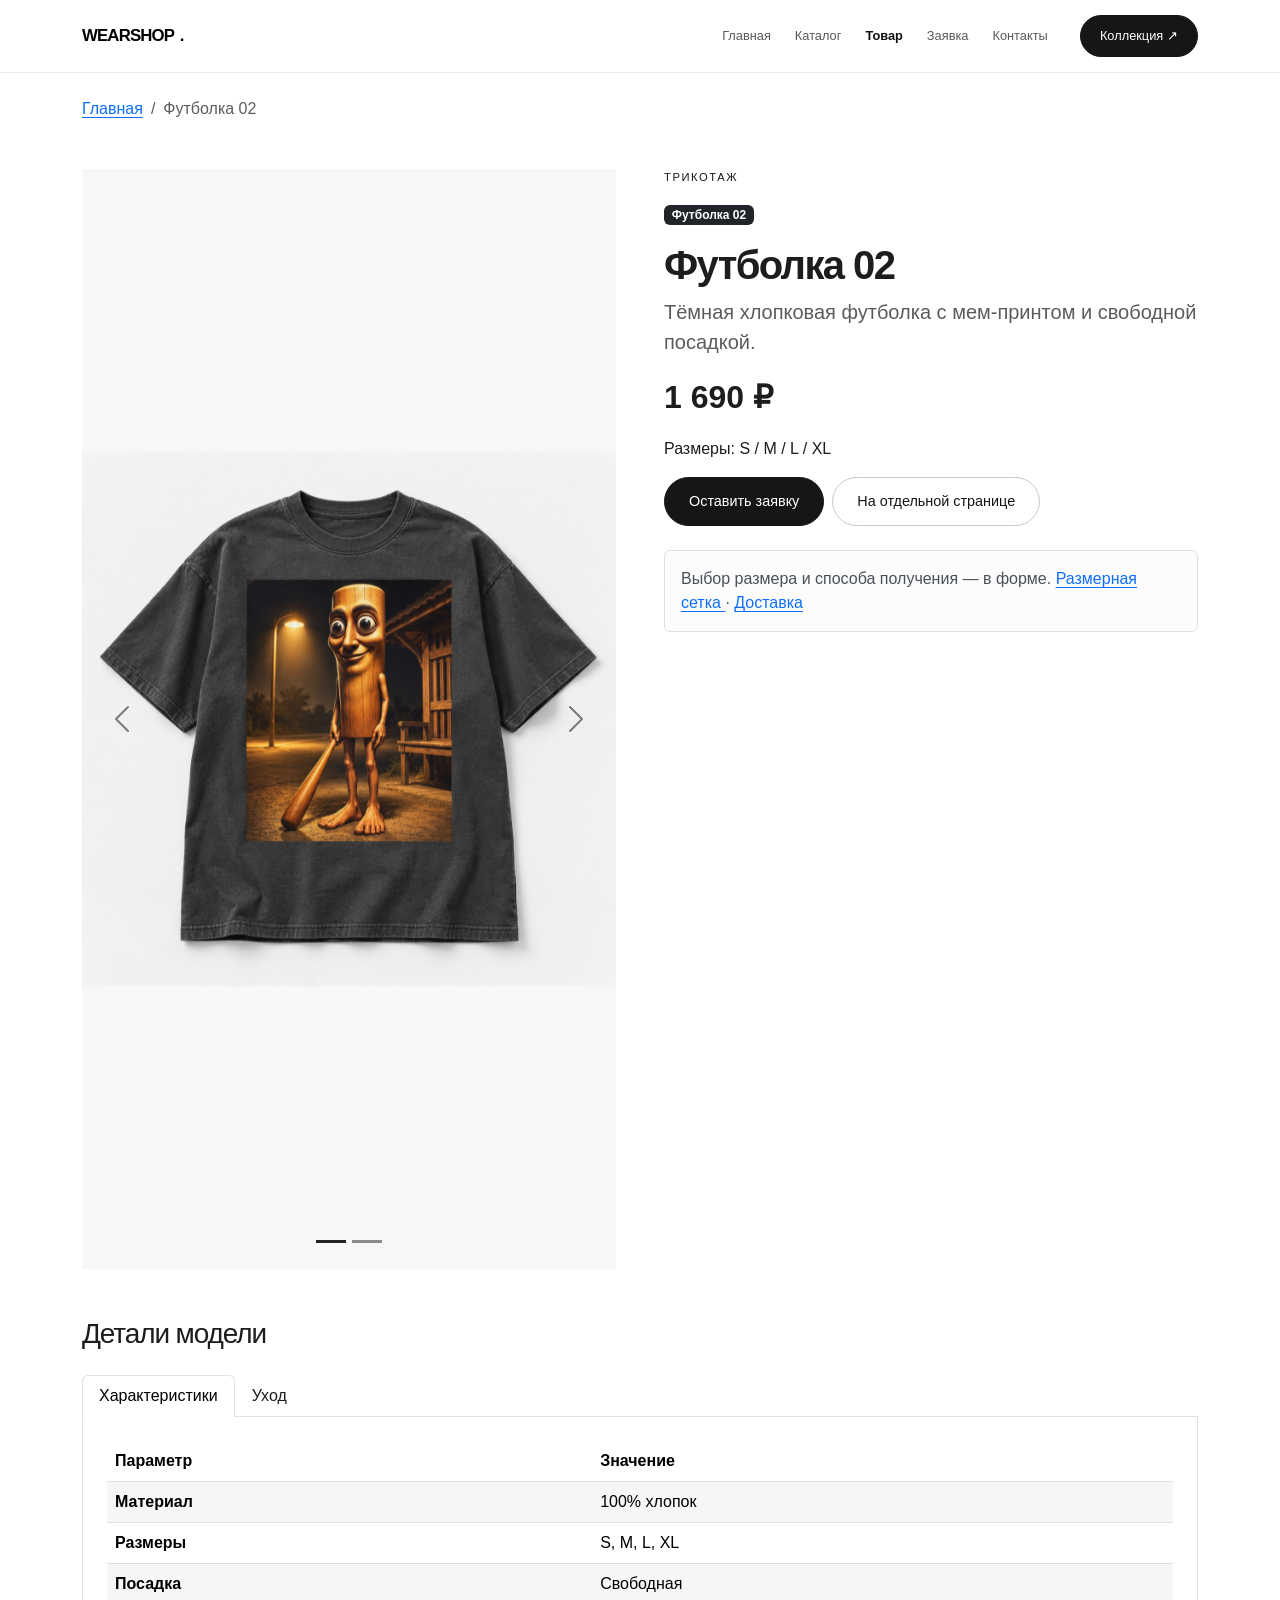
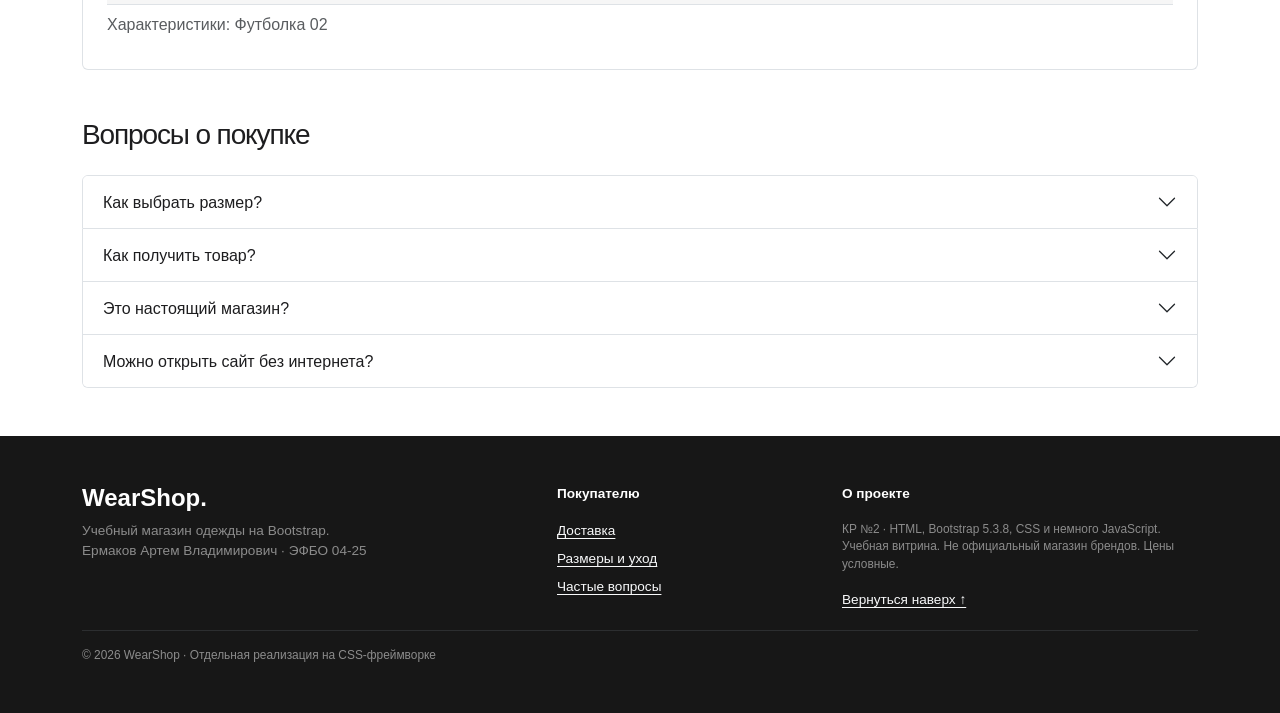
<file: product-sahur.html>
<!DOCTYPE html>
<html lang="ru">
  <head>
    <meta charset="UTF-8">
    <meta name="viewport" content="width=device-width, initial-scale=1">
    <meta name="description" content="Тёмная хлопковая футболка с мем-принтом и свободной посадкой.">
    <title>
      Футболка 02 — WearShop Bootstrap
    </title>
    <link rel="stylesheet" href="vendor/bootstrap/css/bootstrap.min.css">
    <link rel="stylesheet" href="css/custom.css?v=meme-edit-3">
  </head>
  <body id="top" class="d-flex flex-column min-vh-100">
    <a class="visually-hidden-focusable position-absolute p-3 bg-white" href="#main">
      Перейти к содержимому
    </a>
    <header class="site-header sticky-top">
      <nav class="navbar navbar-expand-lg py-2" aria-label="Основная навигация">
        <div class="container">
          <a class="navbar-brand fw-semibold" href="index.html">
            WEARSHOP
            <span class="brand-dot">
              .
            </span>
          </a>
          <button class="navbar-toggler" type="button" data-bs-toggle="collapse" data-bs-target="#mainNav" aria-controls="mainNav" aria-expanded="false" aria-label="Открыть меню">
            <span class="navbar-toggler-icon">
            </span>
          </button>
          <div class="collapse navbar-collapse" id="mainNav">
            <ul class="navbar-nav ms-auto gap-lg-2">
              <li class="nav-item">
                <a class="nav-link" href="index.html">
                  Главная
                </a>
              </li>
              <li class="nav-item">
                <a class="nav-link" href="catalog.html">
                  Каталог
                </a>
              </li>
              <li class="nav-item">
                <a class="nav-link active" href="product.html" aria-current="page">
                  Товар
                </a>
              </li>
              <li class="nav-item">
                <a class="nav-link" href="order.html">
                  Заявка
                </a>
              </li>
              <li class="nav-item">
                <a class="nav-link" href="contacts.html">
                  Контакты
                </a>
              </li>
            </ul>
            <a class="btn btn-primary ms-lg-4 mt-3 mt-lg-0" href="catalog.html">
              Коллекция ↗
            </a>
          </div>
        </div>
      </nav>
    </header>
    <main id="main" class="flex-grow-1">
      <div class="container">
        <div id="requestStatus" class="alert alert-success mt-4" role="status" tabindex="-1" hidden>
        </div>
      </div>
      <nav class="container mt-4" aria-label="Хлебные крошки">
        <ol class="breadcrumb">
          <li class="breadcrumb-item">
            <a href="index.html">
              Главная
            </a>
          </li>
          <li class="breadcrumb-item active" aria-current="page">
            Футболка 02
          </li>
        </ol>
      </nav>
      <section class="container my-5">
        <div class="row g-4 g-lg-5 align-items-start">
          <div class="col-12 col-lg-6">
            <div id="teeGallery" class="carousel slide product-gallery" aria-label="Фотографии Футболка 02">
              <div class="carousel-indicators">
                <button type="button" data-bs-target="#teeGallery" data-bs-slide-to="0" class="active" aria-current="true" aria-label="Принт 02">
                </button>
                <button type="button" data-bs-target="#teeGallery" data-bs-slide-to="1" aria-label="Принт 01">
                </button>
              </div>
              <div class="carousel-inner">
                <div class="carousel-item active">
                  <img class="d-block w-100" src="images/tee-sahur.jpg" alt="Футболка 02: вид спереди" width="1100" height="1100">
                </div>
                <div class="carousel-item">
                  <img class="d-block w-100" src="images/tee-shark.jpg" alt="Футболка 01: другой принт" width="1100" height="1100">
                </div>
              </div>
              <button class="carousel-control-prev" type="button" data-bs-target="#teeGallery" data-bs-slide="prev">
                <span class="carousel-control-prev-icon" aria-hidden="true">
                </span>
                <span class="visually-hidden">
                  Предыдущее фото
                </span>
              </button>
              <button class="carousel-control-next" type="button" data-bs-target="#teeGallery" data-bs-slide="next">
                <span class="carousel-control-next-icon" aria-hidden="true">
                </span>
                <span class="visually-hidden">
                  Следующее фото
                </span>
              </button>
            </div>
          </div>
          <div class="col-12 col-lg-6">
            <p class="eyebrow text-primary">
              Трикотаж
            </p>
            <span class="badge text-bg-dark mb-3">
              Футболка 02
            </span>
            <h1 class="display-6 fw-bold">
              Футболка 02
            </h1>
            <p class="lead text-body-secondary">
              Тёмная хлопковая футболка с мем-принтом и свободной посадкой.
            </p>
            <p class="fs-2 fw-bold">
              1 690 ₽
            </p>
            <p>
              Размеры: S / M / L / XL
            </p>
            <div class="d-flex flex-wrap gap-2 mb-4">
              <button type="button" class="btn btn-primary btn-lg" data-bs-toggle="modal" data-bs-target="#orderModal" data-product="sahur">
                Оставить заявку
              </button>
              <a class="btn btn-outline-primary btn-lg" href="order.html?product=sahur">
                На отдельной странице
              </a>
            </div>
            <div class="alert alert-light border" role="note">
              Выбор размера и способа получения — в форме.
              <a href="sizes.html">
                Размерная сетка
              </a>
              ·
              <a href="delivery.html">
                Доставка
              </a>
            </div>
          </div>
        </div>
      </section>
      <section class="container my-5">
        <h2 class="h3 mb-4">
          Детали модели
        </h2>
        <ul class="nav nav-tabs" id="productTabs" role="tablist">
          <li class="nav-item" role="presentation">
            <button class="nav-link active" id="specTab" data-bs-toggle="tab" data-bs-target="#specPanel" type="button" role="tab" aria-controls="specPanel" aria-selected="true">
              Характеристики
            </button>
          </li>
          <li class="nav-item" role="presentation">
            <button class="nav-link" id="careTab" data-bs-toggle="tab" data-bs-target="#carePanel" type="button" role="tab" aria-controls="carePanel" aria-selected="false">
              Уход
            </button>
          </li>
        </ul>
        <div class="tab-content border border-top-0 rounded-bottom p-3 p-lg-4">
          <div class="tab-pane fade show active" id="specPanel" role="tabpanel" aria-labelledby="specTab" tabindex="0">
            <div class="table-responsive">
              <table class="table table-striped align-middle mb-0">
                <caption>
                  Характеристики: Футболка 02
                </caption>
                <thead>
                  <tr>
                    <th scope="col">
                      Параметр
                    </th>
                    <th scope="col">
                      Значение
                    </th>
                  </tr>
                </thead>
                <tbody>
                  <tr>
                    <th scope="row">
                      Материал
                    </th>
                    <td>
                      100% хлопок
                    </td>
                  </tr>
                  <tr>
                    <th scope="row">
                      Размеры
                    </th>
                    <td>
                      S, M, L, XL
                    </td>
                  </tr>
                  <tr>
                    <th scope="row">
                      Посадка
                    </th>
                    <td>
                      Свободная
                    </td>
                  </tr>
                </tbody>
              </table>
            </div>
          </div>
          <div class="tab-pane fade" id="carePanel" role="tabpanel" aria-labelledby="careTab" tabindex="0">
            <h3 class="h5">
              Чтобы вещь служила дольше
            </h3>
            <p>
              Уход зависит от конкретной модели и партии. Сверяйтесь с ярлыком изделия и рекомендациями производителя; таблица магазина — учебный ориентир.
            </p>
            <a href="sizes.html#care">
              Все рекомендации по уходу
            </a>
          </div>
        </div>
      </section>
      <section class="container my-5">
        <h2 class="h3 mb-4">
          Вопросы о покупке
        </h2>
        <div class="accordion" id="productFaqAccordion">
          <div class="accordion-item">
            <h3 class="accordion-header">
              <button class="accordion-button collapsed" type="button" data-bs-toggle="collapse" data-bs-target="#productFaq0" aria-expanded="false" aria-controls="productFaq0">
                Как выбрать размер?
              </button>
            </h3>
            <div id="productFaq0" class="accordion-collapse collapse" data-bs-parent="#productFaqAccordion">
              <div class="accordion-body">
                Сравните свои мерки с
                <a href="sizes.html">
                  размерной сеткой
                </a>
                . В заявке можно выбрать размер или попросить консультацию.
              </div>
            </div>
          </div>
          <div class="accordion-item">
            <h3 class="accordion-header">
              <button class="accordion-button collapsed" type="button" data-bs-toggle="collapse" data-bs-target="#productFaq1" aria-expanded="false" aria-controls="productFaq1">
                Как получить товар?
              </button>
            </h3>
            <div id="productFaq1" class="accordion-collapse collapse" data-bs-parent="#productFaqAccordion">
              <div class="accordion-body">
                В учебном сценарии доступны самовывоз и курьер. Подробности — на
                <a href="delivery.html">
                  странице доставки
                </a>
                .
              </div>
            </div>
          </div>
          <div class="accordion-item">
            <h3 class="accordion-header">
              <button class="accordion-button collapsed" type="button" data-bs-toggle="collapse" data-bs-target="#productFaq2" aria-expanded="false" aria-controls="productFaq2">
                Это настоящий магазин?
              </button>
            </h3>
            <div id="productFaq2" class="accordion-collapse collapse" data-bs-parent="#productFaqAccordion">
              <div class="accordion-body">
                Нет, это контрольная работа №2. Данные проверяются только в браузере, не отправляются и не сохраняются. Оплата отсутствует.
              </div>
            </div>
          </div>
          <div class="accordion-item">
            <h3 class="accordion-header">
              <button class="accordion-button collapsed" type="button" data-bs-toggle="collapse" data-bs-target="#productFaq3" aria-expanded="false" aria-controls="productFaq3">
                Можно открыть сайт без интернета?
              </button>
            </h3>
            <div id="productFaq3" class="accordion-collapse collapse" data-bs-parent="#productFaqAccordion">
              <div class="accordion-body">
                Да. В итоговой версии Bootstrap, картинки и скрипты лежат внутри проекта. Откройте index.html на компьютере.
              </div>
            </div>
          </div>
        </div>
      </section>
    </main>
    <footer class="bg-dark text-white py-5 mt-auto">
      <div class="container">
        <div class="row g-4">
          <div class="col-12 col-md-5">
            <p class="h4 fw-bold">
              WearShop.
            </p>
            <p class="text-white-50 mb-0">
              Учебный магазин одежды на Bootstrap.
              <br>
              Ермаков Артем Владимирович · ЭФБО 04-25
            </p>
          </div>
          <div class="col-6 col-md-3">
            <p class="fw-semibold">
              Покупателю
            </p>
            <ul class="list-unstyled d-grid gap-2">
              <li>
                <a class="link-light" href="delivery.html">
                  Доставка
                </a>
              </li>
              <li>
                <a class="link-light" href="sizes.html">
                  Размеры и уход
                </a>
              </li>
              <li>
                <a class="link-light" href="contacts.html#faq">
                  Частые вопросы
                </a>
              </li>
            </ul>
          </div>
          <div class="col-6 col-md-4">
            <p class="fw-semibold">
              О проекте
            </p>
            <p class="small text-white-50">
              КР №2 · HTML, Bootstrap 5.3.8, CSS и немного JavaScript. Учебная витрина. Не официальный магазин брендов. Цены условные.
            </p>
            <a class="link-light" href="#top">
              Вернуться наверх ↑
            </a>
          </div>
        </div>
        <hr class="border-secondary">
        <p class="small text-white-50 mb-0">
          © 2026 WearShop · Отдельная реализация на CSS-фреймворке
        </p>
      </div>
    </footer>
    <div class="modal fade" id="orderModal" tabindex="-1" aria-labelledby="orderModalLabel" aria-hidden="true">
      <div class="modal-dialog modal-lg modal-dialog-centered modal-dialog-scrollable">
        <div class="modal-content">
          <div class="modal-header">
            <h2 class="modal-title fs-5" id="orderModalLabel">
              Быстрая заявка
            </h2>
            <button class="btn-close" type="button" data-bs-dismiss="modal" aria-label="Закрыть окно">
            </button>
          </div>
          <div class="modal-body">
            <form class="request-form" id="quick-form" action="#" method="post" aria-describedby="quick-note">
              <p class="small text-body-secondary" id="quick-note">
                * Обязательные поля. Учебная проверка: данные никуда не отправляются и не сохраняются. Используйте тестовые контакты.
              </p>
              <div class="row g-3">
                <div class="col-12 col-md-6">
                  <label class="form-label" for="quick-name">
                    Имя *
                  </label>
                  <input class="form-control" id="quick-name" name="name" autocomplete="given-name" minlength="2" maxlength="80" required>
                </div>
                <div class="col-12 col-md-6">
                  <label class="form-label" for="quick-email">
                    E-mail *
                  </label>
                  <input class="form-control" id="quick-email" name="email" type="email" autocomplete="email" maxlength="120" placeholder="student@example.com" required>
                </div>
                <div class="col-12 col-md-6">
                  <label class="form-label" for="quick-phone">
                    Телефон *
                  </label>
                  <div class="input-group">
                    <span class="input-group-text" id="quick-prefix">
                      +7
                    </span>
                    <input class="form-control" id="quick-phone" name="phone" type="tel" inputmode="tel" autocomplete="tel-national" pattern="[0-9]{3} [0-9]{3}-[0-9]{2}-[0-9]{2}" placeholder="900 123-45-67" aria-describedby="quick-prefix quick-phone-hint" required>
                  </div>
                  <div class="form-text" id="quick-phone-hint">
                    После +7: 900 123-45-67.
                  </div>
                </div>
                <div class="col-12 col-md-6">
                  <label class="form-label" for="quick-product">
                    Товар или тема *
                  </label>
                  <select class="form-select" id="quick-product" name="product" required>
                    <option value="">
                      Выберите товар или тему
                    </option>
                    <option value="shark">
                      Футболка 01
                    </option>
                    <option value="sahur">
                      Футболка 02
                    </option>
                    <option value="skinny">
                      Джинсы skinny
                    </option>
                    <option value="consultation">
                      Консультация по выбору
                    </option>
                  </select>
                </div>
                <div class="col-12 col-md-6">
                  <label class="form-label" for="quick-size">
                    Размер
                  </label>
                  <select class="form-select" id="quick-size" name="size">
                    <option value="">
                      Нужна помощь с выбором
                    </option>
                    <option>
                      S
                    </option>
                    <option>
                      M
                    </option>
                    <option>
                      L
                    </option>
                    <option>
                      XL
                    </option>
                  </select>
                </div>
                <div class="col-12 col-md-6">
                  <label class="form-label" for="quick-delivery">
                    Способ получения
                  </label>
                  <select class="form-select" id="quick-delivery" name="delivery">
                    <option value="pickup">
                      Самовывоз
                    </option>
                    <option value="courier">
                      Курьер
                    </option>
                  </select>
                </div>
                <div class="col-12">
                  <label class="form-label" for="quick-comment">
                    Комментарий
                  </label>
                  <textarea class="form-control" id="quick-comment" name="comment" rows="3" maxlength="1000" placeholder="Вопрос о размере, посадке или доставке"></textarea>
                </div>
                <div class="col-12">
                  <div class="form-check">
                    <input class="form-check-input" type="checkbox" id="quick-agree" name="agreement" required>
                    <label class="form-check-label" for="quick-agree">
                      Я согласен на обработку данных в рамках учебной демонстрации *
                    </label>
                  </div>
                </div>
                <div class="col-12 d-flex flex-wrap gap-2">
                  <button class="btn btn-primary" type="submit">
                    Проверить заявку
                  </button>
                  <button class="btn btn-outline-secondary" type="reset">
                    Очистить
                  </button>
                  <button class="btn btn-outline-secondary" type="button" data-bs-dismiss="modal">
                    Закрыть
                  </button>
                </div>
              </div>
            </form>
            <a class="d-inline-block mt-3" id="fullOrderLink" href="order.html">
              Открыть заявку на отдельной странице
            </a>
          </div>
        </div>
      </div>
    </div>
    <noscript>
      <div class="container alert alert-warning my-3">
        JavaScript отключён: мобильное меню, вкладки, accordion и модальное окно не раскроются. Основные страницы:
        <a href="catalog.html">
          каталог
        </a>
        ,
        <a href="order.html">
          заявка
        </a>
        ,
        <a href="contacts.html">
          контакты
        </a>
        . Учебная отправка требует JavaScript.
      </div>
    </noscript>
    <script src="vendor/bootstrap/js/bootstrap.bundle.min.js">
    </script>
    <script src="js/main.js?v=meme-edit-3">
    </script>
  </body>
</html>
</file>
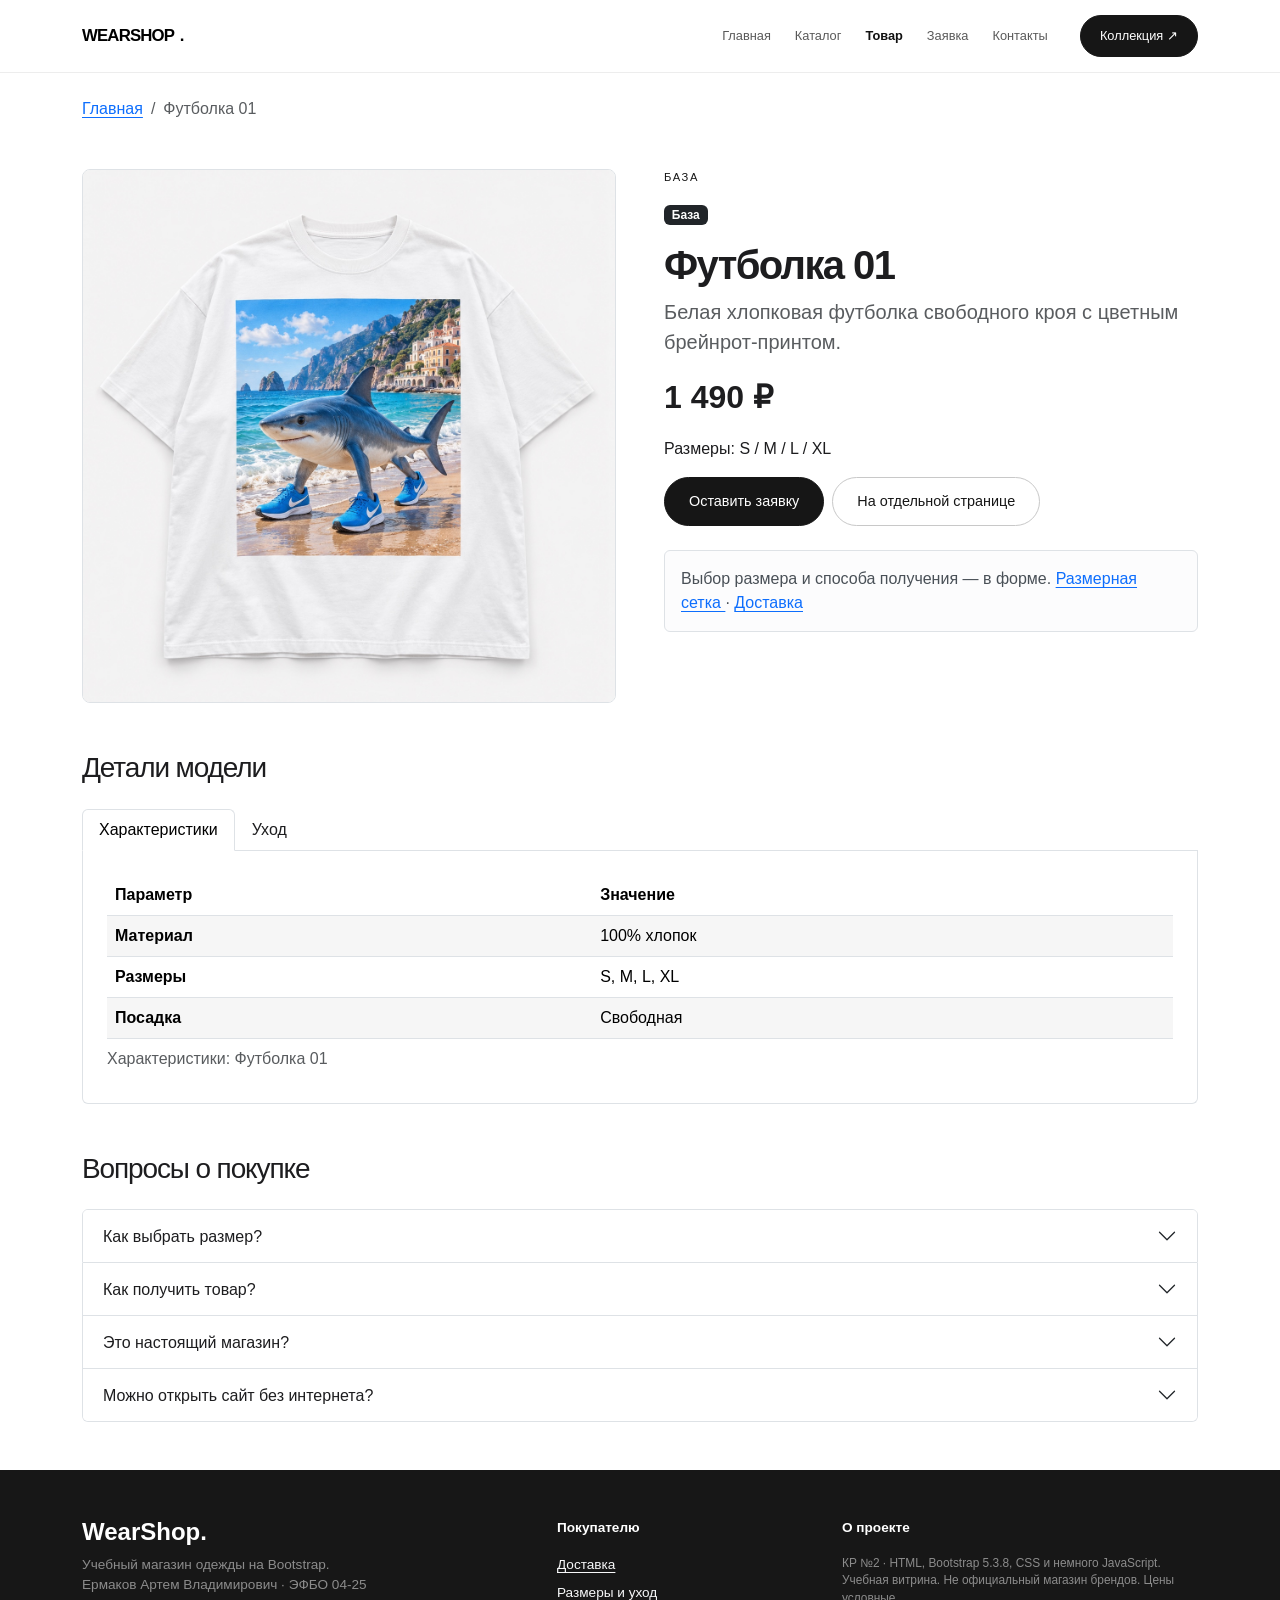
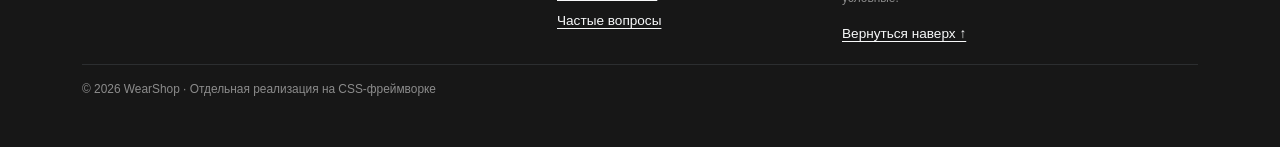
<file: product.html>
<!DOCTYPE html>
<html lang="ru">
  <head>
    <meta charset="UTF-8">
    <meta name="viewport" content="width=device-width, initial-scale=1">
    <meta name="description" content="Белая хлопковая футболка свободного кроя с цветным брейнрот-принтом.">
    <title>
      Футболка 01 — WearShop Bootstrap
    </title>
    <link rel="stylesheet" href="vendor/bootstrap/css/bootstrap.min.css">
    <link rel="stylesheet" href="css/custom.css?v=meme-edit-3">
  </head>
  <body id="top" class="d-flex flex-column min-vh-100">
    <a class="visually-hidden-focusable position-absolute p-3 bg-white" href="#main">
      Перейти к содержимому
    </a>
    <header class="site-header sticky-top">
      <nav class="navbar navbar-expand-lg py-2" aria-label="Основная навигация">
        <div class="container">
          <a class="navbar-brand fw-semibold" href="index.html">
            WEARSHOP
            <span class="brand-dot">
              .
            </span>
          </a>
          <button class="navbar-toggler" type="button" data-bs-toggle="collapse" data-bs-target="#mainNav" aria-controls="mainNav" aria-expanded="false" aria-label="Открыть меню">
            <span class="navbar-toggler-icon">
            </span>
          </button>
          <div class="collapse navbar-collapse" id="mainNav">
            <ul class="navbar-nav ms-auto gap-lg-2">
              <li class="nav-item">
                <a class="nav-link" href="index.html">
                  Главная
                </a>
              </li>
              <li class="nav-item">
                <a class="nav-link" href="catalog.html">
                  Каталог
                </a>
              </li>
              <li class="nav-item">
                <a class="nav-link active" href="product.html" aria-current="page">
                  Товар
                </a>
              </li>
              <li class="nav-item">
                <a class="nav-link" href="order.html">
                  Заявка
                </a>
              </li>
              <li class="nav-item">
                <a class="nav-link" href="contacts.html">
                  Контакты
                </a>
              </li>
            </ul>
            <a class="btn btn-primary ms-lg-4 mt-3 mt-lg-0" href="catalog.html">
              Коллекция ↗
            </a>
          </div>
        </div>
      </nav>
    </header>
    <main id="main" class="flex-grow-1">
      <div class="container">
        <div id="requestStatus" class="alert alert-success mt-4" role="status" tabindex="-1" hidden>
        </div>
      </div>
      <nav class="container mt-4" aria-label="Хлебные крошки">
        <ol class="breadcrumb">
          <li class="breadcrumb-item">
            <a href="index.html">
              Главная
            </a>
          </li>
          <li class="breadcrumb-item active" aria-current="page">
            Футболка 01
          </li>
        </ol>
      </nav>
      <section class="container my-5">
        <div class="row g-4 g-lg-5 align-items-start">
          <div class="col-12 col-lg-6">
            <img class="img-fluid w-100 rounded-3 border" src="images/tee-shark.jpg" alt="Футболка 01" width="480" height="460">
          </div>
          <div class="col-12 col-lg-6">
            <p class="eyebrow text-primary">
              База
            </p>
            <span class="badge text-bg-dark mb-3">
              База
            </span>
            <h1 class="display-6 fw-bold">
              Футболка 01
            </h1>
            <p class="lead text-body-secondary">
              Белая хлопковая футболка свободного кроя с цветным брейнрот-принтом.
            </p>
            <p class="fs-2 fw-bold">
              1 490 ₽
            </p>
            <p>
              Размеры: S / M / L / XL
            </p>
            <div class="d-flex flex-wrap gap-2 mb-4">
              <button type="button" class="btn btn-primary btn-lg" data-bs-toggle="modal" data-bs-target="#orderModal" data-product="shark">
                Оставить заявку
              </button>
              <a class="btn btn-outline-primary btn-lg" href="order.html?product=shark">
                На отдельной странице
              </a>
            </div>
            <div class="alert alert-light border" role="note">
              Выбор размера и способа получения — в форме.
              <a href="sizes.html">
                Размерная сетка
              </a>
              ·
              <a href="delivery.html">
                Доставка
              </a>
            </div>
          </div>
        </div>
      </section>
      <section class="container my-5">
        <h2 class="h3 mb-4">
          Детали модели
        </h2>
        <ul class="nav nav-tabs" id="productTabs" role="tablist">
          <li class="nav-item" role="presentation">
            <button class="nav-link active" id="specTab" data-bs-toggle="tab" data-bs-target="#specPanel" type="button" role="tab" aria-controls="specPanel" aria-selected="true">
              Характеристики
            </button>
          </li>
          <li class="nav-item" role="presentation">
            <button class="nav-link" id="careTab" data-bs-toggle="tab" data-bs-target="#carePanel" type="button" role="tab" aria-controls="carePanel" aria-selected="false">
              Уход
            </button>
          </li>
        </ul>
        <div class="tab-content border border-top-0 rounded-bottom p-3 p-lg-4">
          <div class="tab-pane fade show active" id="specPanel" role="tabpanel" aria-labelledby="specTab" tabindex="0">
            <div class="table-responsive">
              <table class="table table-striped align-middle mb-0">
                <caption>
                  Характеристики: Футболка 01
                </caption>
                <thead>
                  <tr>
                    <th scope="col">
                      Параметр
                    </th>
                    <th scope="col">
                      Значение
                    </th>
                  </tr>
                </thead>
                <tbody>
                  <tr>
                    <th scope="row">
                      Материал
                    </th>
                    <td>
                      100% хлопок
                    </td>
                  </tr>
                  <tr>
                    <th scope="row">
                      Размеры
                    </th>
                    <td>
                      S, M, L, XL
                    </td>
                  </tr>
                  <tr>
                    <th scope="row">
                      Посадка
                    </th>
                    <td>
                      Свободная
                    </td>
                  </tr>
                </tbody>
              </table>
            </div>
          </div>
          <div class="tab-pane fade" id="carePanel" role="tabpanel" aria-labelledby="careTab" tabindex="0">
            <h3 class="h5">
              Чтобы вещь служила дольше
            </h3>
            <p>
              Уход зависит от конкретной модели и партии. Сверяйтесь с ярлыком изделия и рекомендациями производителя; таблица магазина — учебный ориентир.
            </p>
            <a href="sizes.html#care">
              Все рекомендации по уходу
            </a>
          </div>
        </div>
      </section>
      <section class="container my-5">
        <h2 class="h3 mb-4">
          Вопросы о покупке
        </h2>
        <div class="accordion" id="productFaqAccordion">
          <div class="accordion-item">
            <h3 class="accordion-header">
              <button class="accordion-button collapsed" type="button" data-bs-toggle="collapse" data-bs-target="#productFaq0" aria-expanded="false" aria-controls="productFaq0">
                Как выбрать размер?
              </button>
            </h3>
            <div id="productFaq0" class="accordion-collapse collapse" data-bs-parent="#productFaqAccordion">
              <div class="accordion-body">
                Сравните свои мерки с
                <a href="sizes.html">
                  размерной сеткой
                </a>
                . В заявке можно выбрать размер или попросить консультацию.
              </div>
            </div>
          </div>
          <div class="accordion-item">
            <h3 class="accordion-header">
              <button class="accordion-button collapsed" type="button" data-bs-toggle="collapse" data-bs-target="#productFaq1" aria-expanded="false" aria-controls="productFaq1">
                Как получить товар?
              </button>
            </h3>
            <div id="productFaq1" class="accordion-collapse collapse" data-bs-parent="#productFaqAccordion">
              <div class="accordion-body">
                В учебном сценарии доступны самовывоз и курьер. Подробности — на
                <a href="delivery.html">
                  странице доставки
                </a>
                .
              </div>
            </div>
          </div>
          <div class="accordion-item">
            <h3 class="accordion-header">
              <button class="accordion-button collapsed" type="button" data-bs-toggle="collapse" data-bs-target="#productFaq2" aria-expanded="false" aria-controls="productFaq2">
                Это настоящий магазин?
              </button>
            </h3>
            <div id="productFaq2" class="accordion-collapse collapse" data-bs-parent="#productFaqAccordion">
              <div class="accordion-body">
                Нет, это контрольная работа №2. Данные проверяются только в браузере, не отправляются и не сохраняются. Оплата отсутствует.
              </div>
            </div>
          </div>
          <div class="accordion-item">
            <h3 class="accordion-header">
              <button class="accordion-button collapsed" type="button" data-bs-toggle="collapse" data-bs-target="#productFaq3" aria-expanded="false" aria-controls="productFaq3">
                Можно открыть сайт без интернета?
              </button>
            </h3>
            <div id="productFaq3" class="accordion-collapse collapse" data-bs-parent="#productFaqAccordion">
              <div class="accordion-body">
                Да. В итоговой версии Bootstrap, картинки и скрипты лежат внутри проекта. Откройте index.html на компьютере.
              </div>
            </div>
          </div>
        </div>
      </section>
    </main>
    <footer class="bg-dark text-white py-5 mt-auto">
      <div class="container">
        <div class="row g-4">
          <div class="col-12 col-md-5">
            <p class="h4 fw-bold">
              WearShop.
            </p>
            <p class="text-white-50 mb-0">
              Учебный магазин одежды на Bootstrap.
              <br>
              Ермаков Артем Владимирович · ЭФБО 04-25
            </p>
          </div>
          <div class="col-6 col-md-3">
            <p class="fw-semibold">
              Покупателю
            </p>
            <ul class="list-unstyled d-grid gap-2">
              <li>
                <a class="link-light" href="delivery.html">
                  Доставка
                </a>
              </li>
              <li>
                <a class="link-light" href="sizes.html">
                  Размеры и уход
                </a>
              </li>
              <li>
                <a class="link-light" href="contacts.html#faq">
                  Частые вопросы
                </a>
              </li>
            </ul>
          </div>
          <div class="col-6 col-md-4">
            <p class="fw-semibold">
              О проекте
            </p>
            <p class="small text-white-50">
              КР №2 · HTML, Bootstrap 5.3.8, CSS и немного JavaScript. Учебная витрина. Не официальный магазин брендов. Цены условные.
            </p>
            <a class="link-light" href="#top">
              Вернуться наверх ↑
            </a>
          </div>
        </div>
        <hr class="border-secondary">
        <p class="small text-white-50 mb-0">
          © 2026 WearShop · Отдельная реализация на CSS-фреймворке
        </p>
      </div>
    </footer>
    <div class="modal fade" id="orderModal" tabindex="-1" aria-labelledby="orderModalLabel" aria-hidden="true">
      <div class="modal-dialog modal-lg modal-dialog-centered modal-dialog-scrollable">
        <div class="modal-content">
          <div class="modal-header">
            <h2 class="modal-title fs-5" id="orderModalLabel">
              Быстрая заявка
            </h2>
            <button class="btn-close" type="button" data-bs-dismiss="modal" aria-label="Закрыть окно">
            </button>
          </div>
          <div class="modal-body">
            <form class="request-form" id="quick-form" action="#" method="post" aria-describedby="quick-note">
              <p class="small text-body-secondary" id="quick-note">
                * Обязательные поля. Учебная проверка: данные никуда не отправляются и не сохраняются. Используйте тестовые контакты.
              </p>
              <div class="row g-3">
                <div class="col-12 col-md-6">
                  <label class="form-label" for="quick-name">
                    Имя *
                  </label>
                  <input class="form-control" id="quick-name" name="name" autocomplete="given-name" minlength="2" maxlength="80" required>
                </div>
                <div class="col-12 col-md-6">
                  <label class="form-label" for="quick-email">
                    E-mail *
                  </label>
                  <input class="form-control" id="quick-email" name="email" type="email" autocomplete="email" maxlength="120" placeholder="student@example.com" required>
                </div>
                <div class="col-12 col-md-6">
                  <label class="form-label" for="quick-phone">
                    Телефон *
                  </label>
                  <div class="input-group">
                    <span class="input-group-text" id="quick-prefix">
                      +7
                    </span>
                    <input class="form-control" id="quick-phone" name="phone" type="tel" inputmode="tel" autocomplete="tel-national" pattern="[0-9]{3} [0-9]{3}-[0-9]{2}-[0-9]{2}" placeholder="900 123-45-67" aria-describedby="quick-prefix quick-phone-hint" required>
                  </div>
                  <div class="form-text" id="quick-phone-hint">
                    После +7: 900 123-45-67.
                  </div>
                </div>
                <div class="col-12 col-md-6">
                  <label class="form-label" for="quick-product">
                    Товар или тема *
                  </label>
                  <select class="form-select" id="quick-product" name="product" required>
                    <option value="">
                      Выберите товар или тему
                    </option>
                    <option value="shark">
                      Футболка 01
                    </option>
                    <option value="sahur">
                      Футболка 02
                    </option>
                    <option value="skinny">
                      Джинсы skinny
                    </option>
                    <option value="consultation">
                      Консультация по выбору
                    </option>
                  </select>
                </div>
                <div class="col-12 col-md-6">
                  <label class="form-label" for="quick-size">
                    Размер
                  </label>
                  <select class="form-select" id="quick-size" name="size">
                    <option value="">
                      Нужна помощь с выбором
                    </option>
                    <option>
                      S
                    </option>
                    <option>
                      M
                    </option>
                    <option>
                      L
                    </option>
                    <option>
                      XL
                    </option>
                  </select>
                </div>
                <div class="col-12 col-md-6">
                  <label class="form-label" for="quick-delivery">
                    Способ получения
                  </label>
                  <select class="form-select" id="quick-delivery" name="delivery">
                    <option value="pickup">
                      Самовывоз
                    </option>
                    <option value="courier">
                      Курьер
                    </option>
                  </select>
                </div>
                <div class="col-12">
                  <label class="form-label" for="quick-comment">
                    Комментарий
                  </label>
                  <textarea class="form-control" id="quick-comment" name="comment" rows="3" maxlength="1000" placeholder="Вопрос о размере, посадке или доставке"></textarea>
                </div>
                <div class="col-12">
                  <div class="form-check">
                    <input class="form-check-input" type="checkbox" id="quick-agree" name="agreement" required>
                    <label class="form-check-label" for="quick-agree">
                      Я согласен на обработку данных в рамках учебной демонстрации *
                    </label>
                  </div>
                </div>
                <div class="col-12 d-flex flex-wrap gap-2">
                  <button class="btn btn-primary" type="submit">
                    Проверить заявку
                  </button>
                  <button class="btn btn-outline-secondary" type="reset">
                    Очистить
                  </button>
                  <button class="btn btn-outline-secondary" type="button" data-bs-dismiss="modal">
                    Закрыть
                  </button>
                </div>
              </div>
            </form>
            <a class="d-inline-block mt-3" id="fullOrderLink" href="order.html">
              Открыть заявку на отдельной странице
            </a>
          </div>
        </div>
      </div>
    </div>
    <noscript>
      <div class="container alert alert-warning my-3">
        JavaScript отключён: мобильное меню, вкладки, accordion и модальное окно не раскроются. Основные страницы:
        <a href="catalog.html">
          каталог
        </a>
        ,
        <a href="order.html">
          заявка
        </a>
        ,
        <a href="contacts.html">
          контакты
        </a>
        . Учебная отправка требует JavaScript.
      </div>
    </noscript>
    <script src="vendor/bootstrap/js/bootstrap.bundle.min.js">
    </script>
    <script src="js/main.js?v=meme-edit-3">
    </script>
  </body>
</html>
</file>
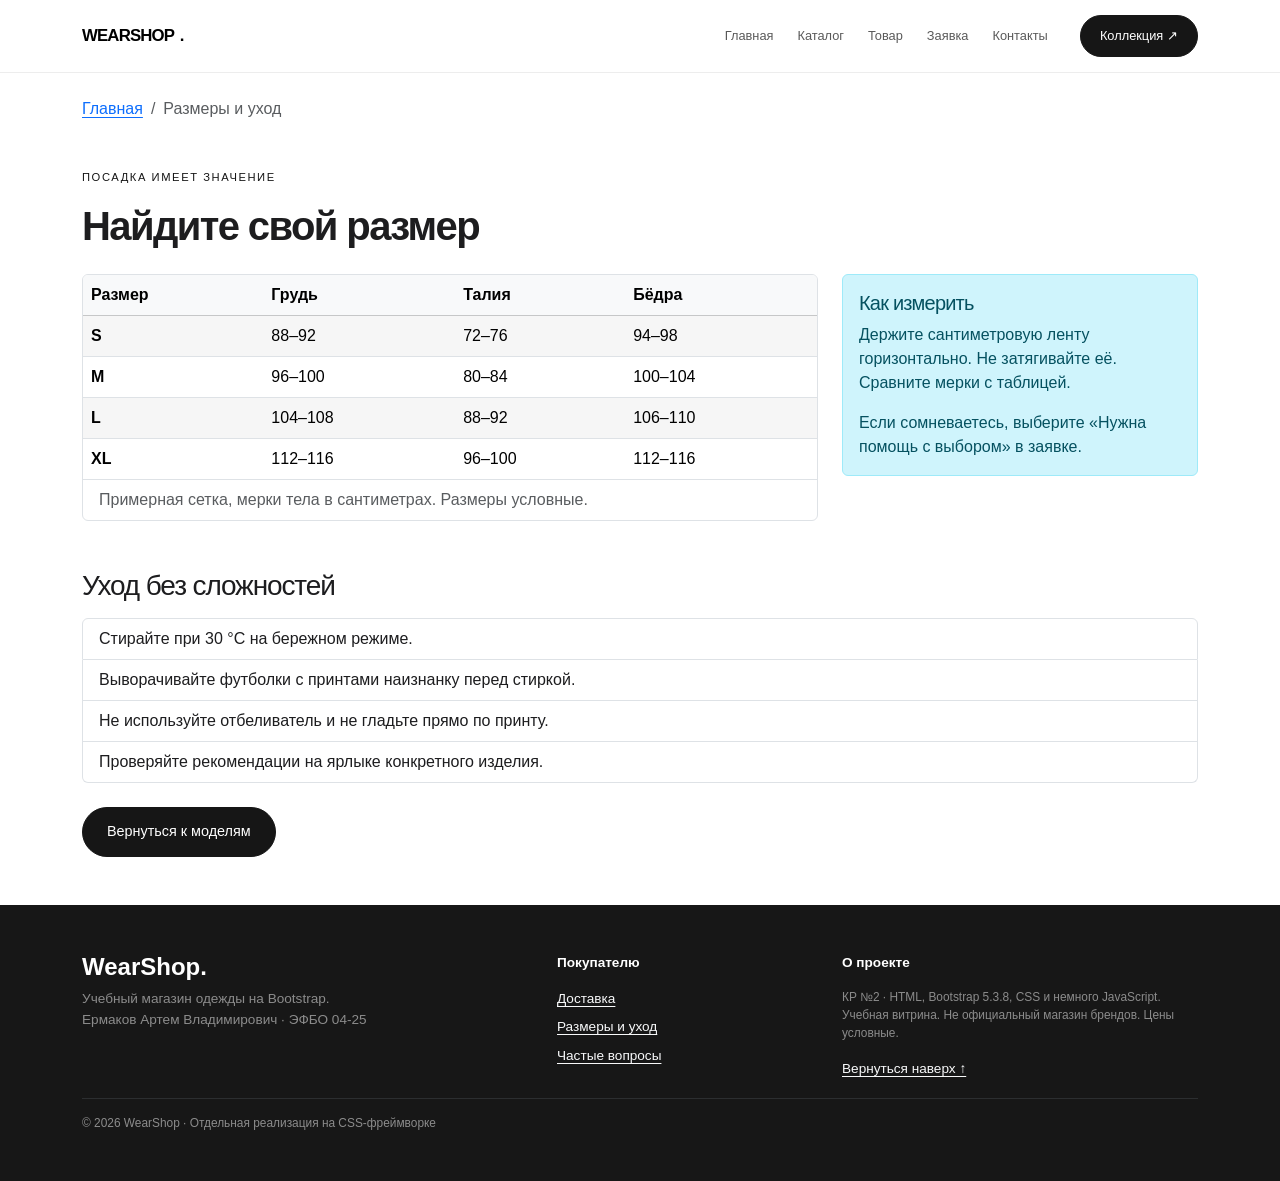
<file: sizes.html>
<!DOCTYPE html>
<html lang="ru">
  <head>
    <meta charset="UTF-8">
    <meta name="viewport" content="width=device-width, initial-scale=1">
    <meta name="description" content="Ориентировочная размерная сетка, выбор посадки и рекомендации по уходу.">
    <title>
      Размеры и уход — WearShop Bootstrap
    </title>
    <link rel="stylesheet" href="vendor/bootstrap/css/bootstrap.min.css">
    <link rel="stylesheet" href="css/custom.css?v=meme-edit-3">
  </head>
  <body id="top" class="d-flex flex-column min-vh-100">
    <a class="visually-hidden-focusable position-absolute p-3 bg-white" href="#main">
      Перейти к содержимому
    </a>
    <header class="site-header sticky-top">
      <nav class="navbar navbar-expand-lg py-2" aria-label="Основная навигация">
        <div class="container">
          <a class="navbar-brand fw-semibold" href="index.html">
            WEARSHOP
            <span class="brand-dot">
              .
            </span>
          </a>
          <button class="navbar-toggler" type="button" data-bs-toggle="collapse" data-bs-target="#mainNav" aria-controls="mainNav" aria-expanded="false" aria-label="Открыть меню">
            <span class="navbar-toggler-icon">
            </span>
          </button>
          <div class="collapse navbar-collapse" id="mainNav">
            <ul class="navbar-nav ms-auto gap-lg-2">
              <li class="nav-item">
                <a class="nav-link" href="index.html">
                  Главная
                </a>
              </li>
              <li class="nav-item">
                <a class="nav-link" href="catalog.html">
                  Каталог
                </a>
              </li>
              <li class="nav-item">
                <a class="nav-link" href="product.html">
                  Товар
                </a>
              </li>
              <li class="nav-item">
                <a class="nav-link" href="order.html">
                  Заявка
                </a>
              </li>
              <li class="nav-item">
                <a class="nav-link" href="contacts.html">
                  Контакты
                </a>
              </li>
            </ul>
            <a class="btn btn-primary ms-lg-4 mt-3 mt-lg-0" href="catalog.html">
              Коллекция ↗
            </a>
          </div>
        </div>
      </nav>
    </header>
    <main id="main" class="flex-grow-1">
      <div class="container">
        <div id="requestStatus" class="alert alert-success mt-4" role="status" tabindex="-1" hidden>
        </div>
      </div>
      <nav class="container mt-4" aria-label="Хлебные крошки">
        <ol class="breadcrumb">
          <li class="breadcrumb-item">
            <a href="index.html">
              Главная
            </a>
          </li>
          <li class="breadcrumb-item active" aria-current="page">
            Размеры и уход
          </li>
        </ol>
      </nav>
      <section class="container my-5">
        <p class="eyebrow text-primary">
          Посадка имеет значение
        </p>
        <h1 class="display-6 fw-bold mb-4">
          Найдите свой размер
        </h1>
        <div class="row g-4">
          <div class="col-12 col-lg-8">
            <div class="table-responsive border rounded">
              <table class="table table-striped mb-0">
                <caption class="px-3">
                  Примерная сетка, мерки тела в сантиметрах. Размеры условные.
                </caption>
                <thead class="table-light">
                  <tr>
                    <th scope="col">
                      Размер
                    </th>
                    <th scope="col">
                      Грудь
                    </th>
                    <th scope="col">
                      Талия
                    </th>
                    <th scope="col">
                      Бёдра
                    </th>
                  </tr>
                </thead>
                <tbody>
                  <tr>
                    <th scope="row">
                      S
                    </th>
                    <td>
                      88–92
                    </td>
                    <td>
                      72–76
                    </td>
                    <td>
                      94–98
                    </td>
                  </tr>
                  <tr>
                    <th scope="row">
                      M
                    </th>
                    <td>
                      96–100
                    </td>
                    <td>
                      80–84
                    </td>
                    <td>
                      100–104
                    </td>
                  </tr>
                  <tr>
                    <th scope="row">
                      L
                    </th>
                    <td>
                      104–108
                    </td>
                    <td>
                      88–92
                    </td>
                    <td>
                      106–110
                    </td>
                  </tr>
                  <tr>
                    <th scope="row">
                      XL
                    </th>
                    <td>
                      112–116
                    </td>
                    <td>
                      96–100
                    </td>
                    <td>
                      112–116
                    </td>
                  </tr>
                </tbody>
              </table>
            </div>
          </div>
          <aside class="col-12 col-lg-4">
            <div class="alert alert-info mb-0" role="note">
              <h2 class="h5">
                Как измерить
              </h2>
              <p>
                Держите сантиметровую ленту горизонтально. Не затягивайте её. Сравните мерки с таблицей.
              </p>
              <p class="mb-0">
                Если сомневаетесь, выберите «Нужна помощь с выбором» в заявке.
              </p>
            </div>
          </aside>
        </div>
        <section id="care" class="mt-5">
          <h2 class="h3 mb-3">
            Уход без сложностей
          </h2>
          <ul class="list-group">
            <li class="list-group-item">
              Стирайте при 30 °C на бережном режиме.
            </li>
            <li class="list-group-item">
              Выворачивайте футболки с принтами наизнанку перед стиркой.
            </li>
            <li class="list-group-item">
              Не используйте отбеливатель и не гладьте прямо по принту.
            </li>
            <li class="list-group-item">
              Проверяйте рекомендации на ярлыке конкретного изделия.
            </li>
          </ul>
        </section>
        <a class="btn btn-primary mt-4" href="catalog.html">
          Вернуться к моделям
        </a>
      </section>
    </main>
    <footer class="bg-dark text-white py-5 mt-auto">
      <div class="container">
        <div class="row g-4">
          <div class="col-12 col-md-5">
            <p class="h4 fw-bold">
              WearShop.
            </p>
            <p class="text-white-50 mb-0">
              Учебный магазин одежды на Bootstrap.
              <br>
              Ермаков Артем Владимирович · ЭФБО 04-25
            </p>
          </div>
          <div class="col-6 col-md-3">
            <p class="fw-semibold">
              Покупателю
            </p>
            <ul class="list-unstyled d-grid gap-2">
              <li>
                <a class="link-light" href="delivery.html">
                  Доставка
                </a>
              </li>
              <li>
                <a class="link-light" href="sizes.html">
                  Размеры и уход
                </a>
              </li>
              <li>
                <a class="link-light" href="contacts.html#faq">
                  Частые вопросы
                </a>
              </li>
            </ul>
          </div>
          <div class="col-6 col-md-4">
            <p class="fw-semibold">
              О проекте
            </p>
            <p class="small text-white-50">
              КР №2 · HTML, Bootstrap 5.3.8, CSS и немного JavaScript. Учебная витрина. Не официальный магазин брендов. Цены условные.
            </p>
            <a class="link-light" href="#top">
              Вернуться наверх ↑
            </a>
          </div>
        </div>
        <hr class="border-secondary">
        <p class="small text-white-50 mb-0">
          © 2026 WearShop · Отдельная реализация на CSS-фреймворке
        </p>
      </div>
    </footer>
    <div class="modal fade" id="orderModal" tabindex="-1" aria-labelledby="orderModalLabel" aria-hidden="true">
      <div class="modal-dialog modal-lg modal-dialog-centered modal-dialog-scrollable">
        <div class="modal-content">
          <div class="modal-header">
            <h2 class="modal-title fs-5" id="orderModalLabel">
              Быстрая заявка
            </h2>
            <button class="btn-close" type="button" data-bs-dismiss="modal" aria-label="Закрыть окно">
            </button>
          </div>
          <div class="modal-body">
            <form class="request-form" id="quick-form" action="#" method="post" aria-describedby="quick-note">
              <p class="small text-body-secondary" id="quick-note">
                * Обязательные поля. Учебная проверка: данные никуда не отправляются и не сохраняются. Используйте тестовые контакты.
              </p>
              <div class="row g-3">
                <div class="col-12 col-md-6">
                  <label class="form-label" for="quick-name">
                    Имя *
                  </label>
                  <input class="form-control" id="quick-name" name="name" autocomplete="given-name" minlength="2" maxlength="80" required>
                </div>
                <div class="col-12 col-md-6">
                  <label class="form-label" for="quick-email">
                    E-mail *
                  </label>
                  <input class="form-control" id="quick-email" name="email" type="email" autocomplete="email" maxlength="120" placeholder="student@example.com" required>
                </div>
                <div class="col-12 col-md-6">
                  <label class="form-label" for="quick-phone">
                    Телефон *
                  </label>
                  <div class="input-group">
                    <span class="input-group-text" id="quick-prefix">
                      +7
                    </span>
                    <input class="form-control" id="quick-phone" name="phone" type="tel" inputmode="tel" autocomplete="tel-national" pattern="[0-9]{3} [0-9]{3}-[0-9]{2}-[0-9]{2}" placeholder="900 123-45-67" aria-describedby="quick-prefix quick-phone-hint" required>
                  </div>
                  <div class="form-text" id="quick-phone-hint">
                    После +7: 900 123-45-67.
                  </div>
                </div>
                <div class="col-12 col-md-6">
                  <label class="form-label" for="quick-product">
                    Товар или тема *
                  </label>
                  <select class="form-select" id="quick-product" name="product" required>
                    <option value="">
                      Выберите товар или тему
                    </option>
                    <option value="shark">
                      Футболка 01
                    </option>
                    <option value="sahur">
                      Футболка 02
                    </option>
                    <option value="skinny">
                      Джинсы skinny
                    </option>
                    <option value="consultation">
                      Консультация по выбору
                    </option>
                  </select>
                </div>
                <div class="col-12 col-md-6">
                  <label class="form-label" for="quick-size">
                    Размер
                  </label>
                  <select class="form-select" id="quick-size" name="size">
                    <option value="">
                      Нужна помощь с выбором
                    </option>
                    <option>
                      S
                    </option>
                    <option>
                      M
                    </option>
                    <option>
                      L
                    </option>
                    <option>
                      XL
                    </option>
                  </select>
                </div>
                <div class="col-12 col-md-6">
                  <label class="form-label" for="quick-delivery">
                    Способ получения
                  </label>
                  <select class="form-select" id="quick-delivery" name="delivery">
                    <option value="pickup">
                      Самовывоз
                    </option>
                    <option value="courier">
                      Курьер
                    </option>
                  </select>
                </div>
                <div class="col-12">
                  <label class="form-label" for="quick-comment">
                    Комментарий
                  </label>
                  <textarea class="form-control" id="quick-comment" name="comment" rows="3" maxlength="1000" placeholder="Вопрос о размере, посадке или доставке"></textarea>
                </div>
                <div class="col-12">
                  <div class="form-check">
                    <input class="form-check-input" type="checkbox" id="quick-agree" name="agreement" required>
                    <label class="form-check-label" for="quick-agree">
                      Я согласен на обработку данных в рамках учебной демонстрации *
                    </label>
                  </div>
                </div>
                <div class="col-12 d-flex flex-wrap gap-2">
                  <button class="btn btn-primary" type="submit">
                    Проверить заявку
                  </button>
                  <button class="btn btn-outline-secondary" type="reset">
                    Очистить
                  </button>
                  <button class="btn btn-outline-secondary" type="button" data-bs-dismiss="modal">
                    Закрыть
                  </button>
                </div>
              </div>
            </form>
            <a class="d-inline-block mt-3" id="fullOrderLink" href="order.html">
              Открыть заявку на отдельной странице
            </a>
          </div>
        </div>
      </div>
    </div>
    <noscript>
      <div class="container alert alert-warning my-3">
        JavaScript отключён: мобильное меню, вкладки, accordion и модальное окно не раскроются. Основные страницы:
        <a href="catalog.html">
          каталог
        </a>
        ,
        <a href="order.html">
          заявка
        </a>
        ,
        <a href="contacts.html">
          контакты
        </a>
        . Учебная отправка требует JavaScript.
      </div>
    </noscript>
    <script src="vendor/bootstrap/js/bootstrap.bundle.min.js">
    </script>
    <script src="js/main.js?v=meme-edit-3">
    </script>
  </body>
</html>
</file>
<file: css/custom.css>
/* Предметная минималистичная витрина. Сетка и интерактивные компоненты — Bootstrap. */
:root { --bs-body-color: #1d1d1f; --bs-link-color: #1d1d1f; --bs-link-hover-color: #656565; }
body { font-family: -apple-system, BlinkMacSystemFont, "Segoe UI", Arial, sans-serif; -webkit-font-smoothing: antialiased; }
h1, h2, h3 { letter-spacing: -.04em; }
.site-header { background: rgba(255,255,255,.95); border-bottom: 1px solid #ededed; backdrop-filter: blur(16px); }
.navbar { min-height: 72px; }
.navbar-brand { font-size: 1.05rem; letter-spacing: -.05em; }
.brand-dot { margin-left: 2px; }
.navbar-nav .nav-link { font-size: .8rem; }
.navbar-nav .nav-link.active { color: #111; font-weight: 600; }
.navbar .btn { font-size: .8rem; padding: .65rem 1.2rem; }
.btn { border-radius: 999px; padding: .8rem 1.5rem; font-size: .9rem; }
.btn-primary { --bs-btn-bg: #161616; --bs-btn-border-color: #161616; --bs-btn-hover-bg: #3c3c3c; --bs-btn-hover-border-color: #3c3c3c; --bs-btn-active-bg: #000; --bs-btn-active-border-color: #000; }
.btn-outline-primary { --bs-btn-color: #161616; --bs-btn-border-color: #c8c8c8; --bs-btn-hover-bg: #161616; --bs-btn-hover-border-color: #161616; --bs-btn-active-bg: #161616; --bs-btn-active-border-color: #161616; }
.text-primary { color: #161616 !important; }
.bg-primary, .text-bg-primary { background-color: #161616 !important; }
.eyebrow { font-size: .7rem; font-weight: 500; text-transform: uppercase; letter-spacing: .14em; }
.object-hero { position: relative; background: #f4f4f4; overflow: hidden; }
.object-photo-link { display: block; overflow: hidden; }
.object-hero-image { display: block; width: 100%; height: calc(100svh - 73px); min-height: 520px; max-height: 1050px; object-fit: contain;  transform: scale(1.04); }
.object-bottom { position: absolute; bottom: 24px; left: 4%; right: 4%; display: flex; justify-content: space-between; align-items: center; font-size: .65rem; letter-spacing: .12em; }
.editorial-link { color: #161616; text-decoration: none; font-size: .85rem; border-bottom: 1px solid currentColor; padding-bottom: .2rem; }
.editorial-link:hover { color: #777; }
.object-panel { display: block; position: relative; background: #f4f4f4; color: #222; text-decoration: none; overflow: hidden; }
.object-panel img { display: block; width: 100%; height: 650px; object-fit: contain;  }
.object-panel-caption { position: absolute; bottom: 24px; left: 6%; right: 6%; display: flex; justify-content: space-between; font-size: .65rem; letter-spacing: .08em; }
.editorial-section { padding-top: 5rem; padding-bottom: 2rem; }
.editorial-section h2 { font-size: clamp(1.8rem, 3vw, 3rem); font-weight: 600; }
.card { --bs-card-border-radius: 1rem; --bs-card-border-color: #e6e6e6; }
.card:has(.collection-image) { border: 0; border-radius: 0; box-shadow: none; background: transparent; }
.collection-image { height: 380px; object-fit: contain; background: #f4f4f4; border-radius: 0;  }
.card:has(.collection-image) .card-body { padding: 1.6rem 0; }
.card:has(.collection-image) .card-title { font-size: 1.15rem; letter-spacing: -.025em; }
.card:has(.collection-image) .card-text { font-size: .88rem; }
.card:has(.collection-image) .badge { font-size: .6rem; font-weight: 500; letter-spacing: .06em; border-radius: 0; }
.card:has(.collection-image) .fs-5 { font-size: 1rem !important; font-weight: 500 !important; }
.card:has(.collection-image) .btn { font-size: .8rem; padding: .65rem 1.1rem; }
.service-panel { background: #f4f4f4; border-radius: 1rem; }
.accordion { --bs-accordion-active-bg: #f1f1f1; --bs-accordion-active-color: #111; }
.nav-tabs { --bs-nav-link-color: #1d1d1f; }
.table { --bs-table-striped-bg: #f6f6f6; }
.form-control:focus, .form-select:focus { border-color: #666; box-shadow: 0 0 0 .2rem rgba(0,0,0,.1); }
footer { font-size: .85rem; }
footer.bg-dark { background-color: #171717 !important; }
a { text-underline-offset: .2em; }
:focus-visible { outline: 3px solid #6a6a6a; outline-offset: 4px; }
.visually-hidden-focusable { z-index: 1100; }
[hidden] { display: none !important; }
.product-gallery { background: #f7f7f5; }
.product-gallery .carousel-item img { aspect-ratio: 1; object-fit: contain; }
.product-gallery .carousel-control-prev-icon, .product-gallery .carousel-control-next-icon { filter: invert(1); }
.product-gallery .carousel-indicators [data-bs-target] { background-color: #222; }
@media (max-width: 767.98px) {
  .object-hero-image { height: 78svh; min-height: 440px; max-height: 760px; transform: none; }
  .object-panel img { height: 540px; }
  .editorial-section { padding-top: 3rem; padding-bottom: 1rem; }
}
</file>
